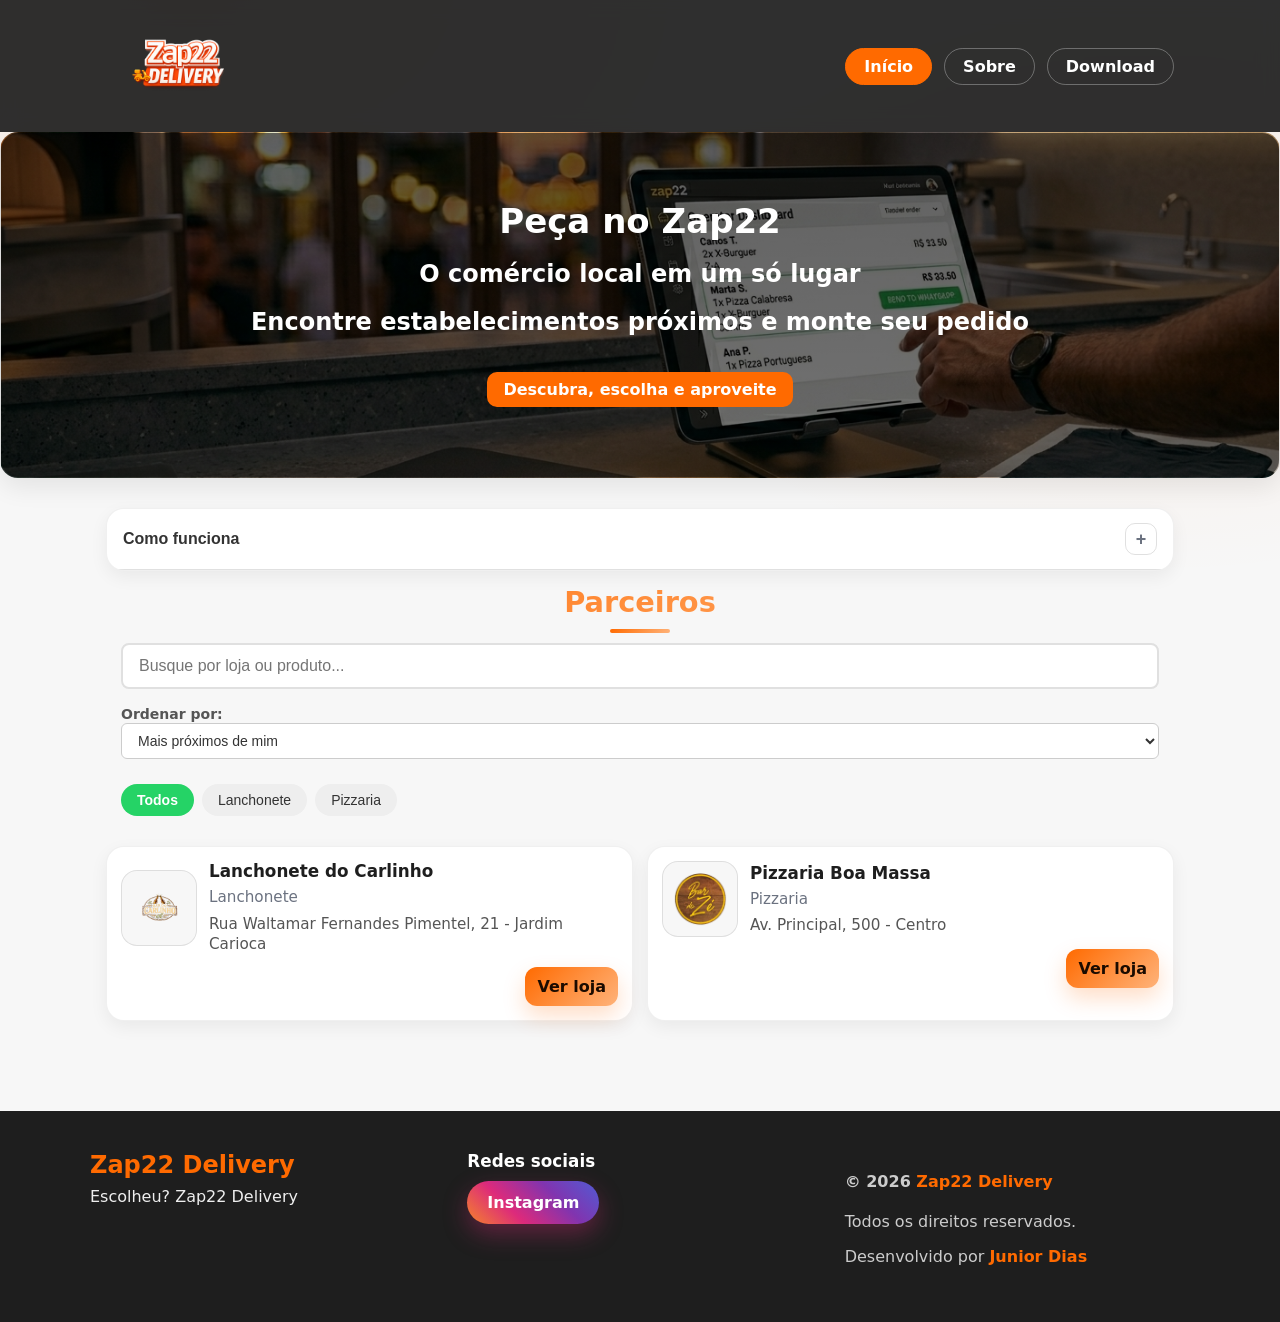
<file: index.html>
<!doctype html>
<html lang="pt-br">
<head>
  <meta charset="utf-8" />
  <meta name="google-site-verification" content="google9053e3eb995e0f43" />
  <meta name="viewport" content="width=device-width,initial-scale=1" />
  <title>Zap22 • Delivery</title>

  <meta name="description" content="Zap22 Delivery - Conexão direta entre clientes e comércios locais em Campos. Faça seu pedido pelo WhatsApp de forma simples, rápida e sem taxas abusivas.">
  <meta name="author" content="Junior Dias">

  <meta property="og:type" content="website">
  <meta property="og:url" content="https://zap22.vercel.app/">
  <meta property="og:title" content="Zap22 Delivery • Escolheu? Pediu!">
  <meta property="og:description" content="O ponto de encontro do comércio local em Campos dos Goytacazes. Peça direto no WhatsApp dos melhores estabelecimentos.">
  <meta property="og:image" content="https://zap22.vercel.app/img/op.png">
  <meta property="og:image:width" content="1024">
  <meta property="og:image:height" content="630">

  <meta property="twitter:card" content="summary_large_image">
  <meta property="twitter:url" content="https://zap22.vercel.app/">
  <meta property="twitter:title" content="Zap22 Delivery • Escolheu? Pediu!">
  <meta property="twitter:image" content="https://zap22.vercel.app/img/op.png">

  <link rel="icon" type="image/png" href="img/logo.png">
  <link rel="stylesheet" href="assets/style.css" />
</head>
<body>
  
  <div class="topbar">
    <div class="container header">
      <a class="brand" href="index.html">
        <img class="brand-logo" src="/img/logo.png" alt="Zap22" />
      </a>
      <nav class="nav">
        <a href="index.html" class="nav-btn active">Início</a>
        <a href="sobre.html" class="nav-btn">Sobre</a>
        <a href="download.html" class="nav-btn">Download</a>
      </nav>
    </div>
  </div>

  <section class="hero hero-bg">
    <div class="hero-overlay"></div>
    <div class="hero-content">
      <h1>Peça no Zap22</h1>
      <h2>O comércio local em um só lugar</h2>
      <h2>Encontre estabelecimentos próximos e monte seu pedido</h2>
      <span>Descubra, escolha e aproveite</span>
    </div>
  </section>

  <div class="spacer"></div>

  <div class="container">
    <section id="como-funciona" class="accordion card">
      <button class="accordion-btn" type="button" aria-expanded="false" aria-controls="como-panel">
        <span class="accordion-title">Como funciona</span>
        <span class="accordion-icon" aria-hidden="true">+</span>
      </button>

      <div id="como-panel" class="accordion-panel" hidden>
        <ul class="accordion-list">
          <li>Abra uma loja parceira no catálogo abaixo.</li>
          <li>Selecione o seu bairro para atualizar a taxa de entrega.</li>
          <li>Adicione os produtos desejados ao seu carrinho de compras.</li>
          <li>Finalize para enviar a mensagem formatada direto ao WhatsApp do parceiro.</li>
          <li>Processo rápido e prático, sem necessidade de cadastro ou login.</li>
        </ul>
      </div>
    </section>

    <div class="spacer"></div>

    <section id="parceiros-section">
      <h2 class="section-title">Parceiros</h2>
      
      <div class="search-container">
        <input type="text" id="searchInput" placeholder="Busque por loja ou produto...">

        <div style="margin-bottom: 15px;">
          <label for="sortOrder" style="font-size: 14px; font-weight: bold; color: #555;">Ordenar por:</label>
          <select id="sortOrder">
            <option value="prox">Mais próximos de mim</option>
            <option value="az">Nome (A-Z)</option>
            <option value="za">Nome (Z-A)</option>
          </select>
        </div>

        <div id="categoryContainer"></div>
      </div>

      <div id="storesGrid" class="grid"></div>
    </section>
  </div>

  <div class="spacer"></div>

  <footer id="footer">
    <div class="footer-container">
      <div class="footer-brand">
        <h3>Zap22 Delivery</h3>
        <span class="footer-slogan">Escolheu? Zap22 Delivery</span>
      </div>

      <div class="footer-links">
        <h4>Redes sociais</h4>
        <a href="https://www.instagram.com/zap22delivery/" target="_blank" rel="noopener noreferrer" aria-label="Instagram Zap22">
          Instagram
        </a>
      </div>

      <div class="footer-copy">
        <h4>
          © <span id="ano-footer"></span> 
          <a href="mailto:zap22delivery@gmail.com">
            Zap22 Delivery
          </a>
        </h4>

        <p>Todos os direitos reservados.</p>

        <p class="footer-dev">
          Desenvolvido por 
          <a href="mailto:jrdias32@gmail.com">Junior Dias</a>
        </p>
      </div>
    </div>
  </footer>

  <script src="assets/app.js"></script>
  <script>
    // Inicializa a renderização e filtros da página inicial
    Zap22.renderHome();
  </script>
</body>
</html>
</file>
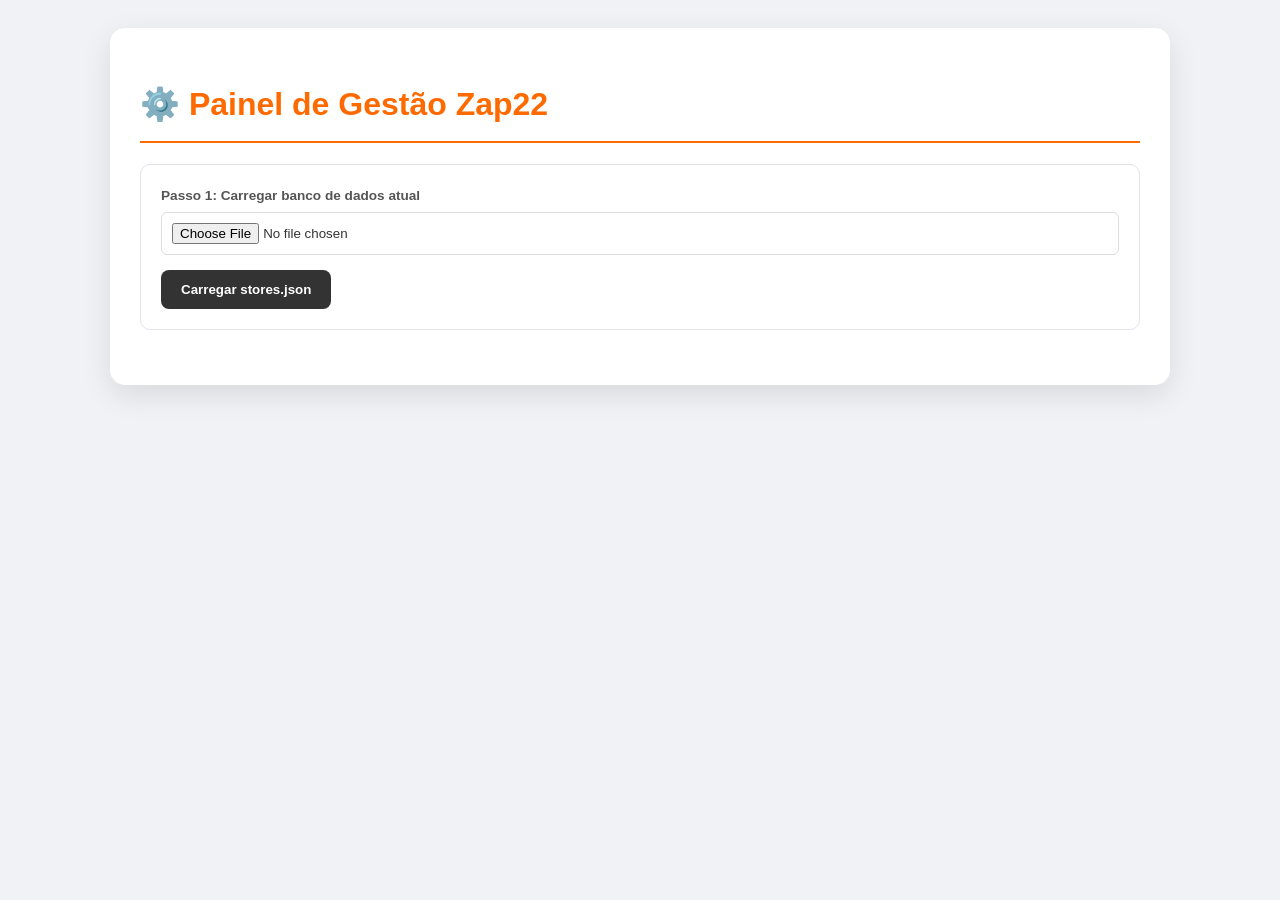
<file: admin.html>
<!DOCTYPE html>
<html lang="pt-br">
<head>
    <meta charset="UTF-8">
    <meta name="viewport" content="width=device-width, initial-scale=1.0">
    <title>Master Admin - Zap22 Delivery</title>
    <style>
        :root { --primary: #FF6A00; --dark: #1E1E1E; --bg: #f0f2f5; }
        body { font-family: 'Segoe UI', Tahoma, Geneva, Verdana, sans-serif; background: var(--bg); color: #333; line-height: 1.6; padding: 20px; }
        .container { max-width: 1000px; margin: auto; background: white; padding: 30px; border-radius: 15px; box-shadow: 0 10px 30px rgba(0,0,0,0.1); }
        
        h1 { color: var(--primary); border-bottom: 2px solid var(--primary); padding-bottom: 10px; }
        .section { background: #fff; border: 1px solid #e1e4e8; padding: 20px; border-radius: 10px; margin-bottom: 25px; }
        
        .store-card { background: #f8f9fa; border: 2px solid #eee; padding: 20px; border-radius: 12px; margin-bottom: 30px; position: relative; }
        .store-card:hover { border-color: var(--primary); }
        
        label { display: block; font-weight: bold; font-size: 0.85rem; margin-bottom: 5px; color: #555; }
        input, select, textarea { width: 100%; padding: 10px; border: 1px solid #ddd; border-radius: 6px; margin-bottom: 15px; box-sizing: border-box; }
        
        .grid-3 { display: grid; grid-template-columns: 1fr 1fr 1fr; gap: 15px; }
        .grid-2 { display: grid; grid-template-columns: 1fr 1fr; gap: 15px; }

        .btn { cursor: pointer; border: none; padding: 12px 20px; border-radius: 8px; font-weight: bold; transition: 0.3s; }
        .btn-add { background: #2ecc71; color: white; margin-bottom: 10px; }
        .btn-del { background: #e74c3c; color: white; padding: 8px 12px; font-size: 0.8rem; }
        .btn-save { background: var(--primary); color: white; width: 100%; font-size: 1.2rem; margin-top: 20px; }
        
        .sub-section { background: #fff; padding: 15px; border-radius: 8px; border: 1px dashed #ccc; margin-top: 15px; }
        .item-row { display: flex; gap: 10px; align-items: flex-end; border-bottom: 1px solid #eee; padding-bottom: 10px; margin-bottom: 10px; }
        .item-row div { flex: 1; }
        
        .badge-id { position: absolute; top: -10px; right: 10px; background: #333; color: white; padding: 2px 10px; border-radius: 10px; font-size: 0.7rem; }
    </style>
</head>
<body>

<div class="container">
    <h1>⚙️ Painel de Gestão Zap22</h1>
    
    <div class="section">
        <label>Passo 1: Carregar banco de dados atual</label>
        <input type="file" id="fileInput" accept=".json">
        <button class="btn" onclick="loadFile()" style="background: #333; color: white;">Carregar stores.json</button>
    </div>

    <div id="editor" style="display:none;">
        <div id="storesList"></div>
        <button class="btn btn-add" onclick="addStore()">+ Adicionar Novo Comércio</button>
        
        <div class="section" style="background: #fffbe6;">
            <p><strong>⚠️ Atenção:</strong> Após baixar o novo arquivo, substitua o `stores.json` antigo na sua pasta do projeto.</p>
            <button class="btn btn-save" onclick="saveJSON()">Baixar stores.json Atualizado</button>
        </div>
    </div>
</div>

<script>
    let db = { stores: [] };

    function loadFile() {
        const file = document.getElementById('fileInput').files[0];
        if (!file) return alert("Selecione o arquivo!");
        const reader = new FileReader();
        reader.onload = (e) => {
            db = JSON.parse(e.target.result);
            render();
            document.getElementById('editor').style.display = 'block';
        };
        reader.readAsText(file);
    }

    function render() {
        const list = document.getElementById('storesList');
        list.innerHTML = '';
        
        db.stores.forEach((store, sIdx) => {
            const div = document.createElement('div');
            div.className = 'store-card';
            div.innerHTML = `
                <span class="badge-id">ID: ${store.id}</span>
                <h3>Comércio: ${store.name || 'Sem nome'}</h3>
                
                <div class="grid-2">
                    <div><label>Nome do Estabelecimento</label><input type="text" value="${store.name}" onchange="update(${sIdx}, 'name', this.value)"></div>
                    <div><label>Slug (URL amigável)</label><input type="text" value="${store.slug}" onchange="update(${sIdx}, 'slug', this.value)"></div>
                </div>

                <div class="grid-3">
                    <div><label>Categoria (Ex: Bar)</label><input type="text" value="${store.category}" onchange="update(${sIdx}, 'category', this.value)"></div>
                    <div><label>WhatsApp (DDI+DDD+Num)</label><input type="text" value="${store.whatsapp}" onchange="update(${sIdx}, 'whatsapp', this.value)"></div>
                    <div><label>Caminho da Logo</label><input type="text" value="${store.logo}" onchange="update(${sIdx}, 'logo', this.value)"></div>
                </div>

                <label>Endereço Completo</label>
                <input type="text" value="${store.address}" onchange="update(${sIdx}, 'address', this.value)">

                <div class="grid-2">
                    <div><label>Latitude</label><input type="number" step="any" value="${store.lat}" onchange="update(${sIdx}, 'lat', parseFloat(this.value))"></div>
                    <div><label>Longitude</label><input type="number" step="any" value="${store.lng}" onchange="update(${sIdx}, 'lng', parseFloat(this.value))"></div>
                </div>

                <div class="sub-section">
                    <h4>📍 Bairros atendidos e Taxas</h4>
                    <div id="neighborhoods-${sIdx}"></div>
                    <button class="btn btn-add" style="font-size: 0.7rem;" onclick="addNeighborhood(${sIdx})">+ Bairro</button>
                </div>

                <div class="sub-section">
                    <h4>📦 Cardápio / Produtos</h4>
                    <div id="products-${sIdx}"></div>
                    <button class="btn btn-add" style="font-size: 0.7rem;" onclick="addProduct(${sIdx})">+ Produto</button>
                </div>

                <div style="text-align: right; margin-top: 20px;">
                    <button class="btn btn-del" onclick="removeStore(${sIdx})">Excluir Comércio Inteiro</button>
                </div>
            `;
            list.appendChild(div);
            renderNeighborhoods(sIdx);
            renderProducts(sIdx);
        });
    }

    // Gerenciamento de Bairros
    function renderNeighborhoods(sIdx) {
        const container = document.getElementById(`neighborhoods-${sIdx}`);
        container.innerHTML = '';
        db.stores[sIdx].deliveryNeighborhoods.forEach((n, nIdx) => {
            const row = document.createElement('div');
            row.className = 'item-row';
            row.innerHTML = `
                <div><label>Bairro</label><input type="text" value="${n.name}" onchange="db.stores[${sIdx}].deliveryNeighborhoods[${nIdx}].name = this.value"></div>
                <div style="max-width: 120px;"><label>Taxa (R$)</label><input type="number" step="0.01" value="${n.fee}" onchange="db.stores[${sIdx}].deliveryNeighborhoods[${nIdx}].fee = parseFloat(this.value)"></div>
                <button class="btn btn-del" onclick="removeNeighborhood(${sIdx}, ${nIdx})">x</button>
            `;
            container.appendChild(row);
        });
    }

    // Gerenciamento de Produtos
    function renderProducts(sIdx) {
        const container = document.getElementById(`products-${sIdx}`);
        container.innerHTML = '';
        db.stores[sIdx].products.forEach((p, pIdx) => {
            const row = document.createElement('div');
            row.className = 'item-row';
            row.innerHTML = `
                <div><label>Produto</label><input type="text" value="${p.name}" onchange="db.stores[${sIdx}].products[${pIdx}].name = this.value"></div>
                <div style="max-width: 100px;"><label>Preço</label><input type="number" step="0.01" value="${p.price}" onchange="db.stores[${sIdx}].products[${pIdx}].price = parseFloat(this.value)"></div>
                <div><label>Categoria</label><input type="text" value="${p.category}" onchange="db.stores[${sIdx}].products[${pIdx}].category = this.value"></div>
                <div><label>Caminho Imagem</label><input type="text" value="${p.image}" onchange="db.stores[${sIdx}].products[${pIdx}].image = this.value"></div>
                <button class="btn btn-del" onclick="removeProduct(${sIdx}, ${pIdx})">x</button>
            `;
            container.appendChild(row);
        });
    }

    // Funções de Ação
    function update(idx, field, val) { db.stores[idx][field] = val; }
    
    function addStore() {
        db.stores.push({ id: "st"+Date.now(), slug: "novo", name: "Nova Loja", category: "Bar", logo: "img/logo.png", whatsapp: "", address: "", lat: 0, lng: 0, deliveryNeighborhoods: [], products: [] });
        render();
    }
    
    function removeStore(idx) { if(confirm("Apagar comércio permanentemente?")) { db.stores.splice(idx, 1); render(); } }

    function addNeighborhood(sIdx) { db.stores[sIdx].deliveryNeighborhoods.push({ name: "Novo Bairro", fee: 0 }); renderNeighborhoods(sIdx); }
    function removeNeighborhood(sIdx, nIdx) { db.stores[sIdx].deliveryNeighborhoods.splice(nIdx, 1); renderNeighborhoods(sIdx); }

    function addProduct(sIdx) { db.stores[sIdx].products.push({ id: "p"+Date.now(), name: "Novo Produto", desc: "", price: 0, category: "Bebidas", image: "img/placeholder.jpg" }); renderProducts(sIdx); }
    function removeProduct(sIdx, pIdx) { db.stores[sIdx].products.splice(pIdx, 1); renderProducts(sIdx); }

    function saveJSON() {
        const dataStr = "data:text/json;charset=utf-8," + encodeURIComponent(JSON.stringify(db, null, 2));
        const downloadLink = document.createElement('a');
        downloadLink.setAttribute("href", dataStr);
        downloadLink.setAttribute("download", "stores.json");
        downloadLink.click();
    }
</script>
</body>
</html>
</file>
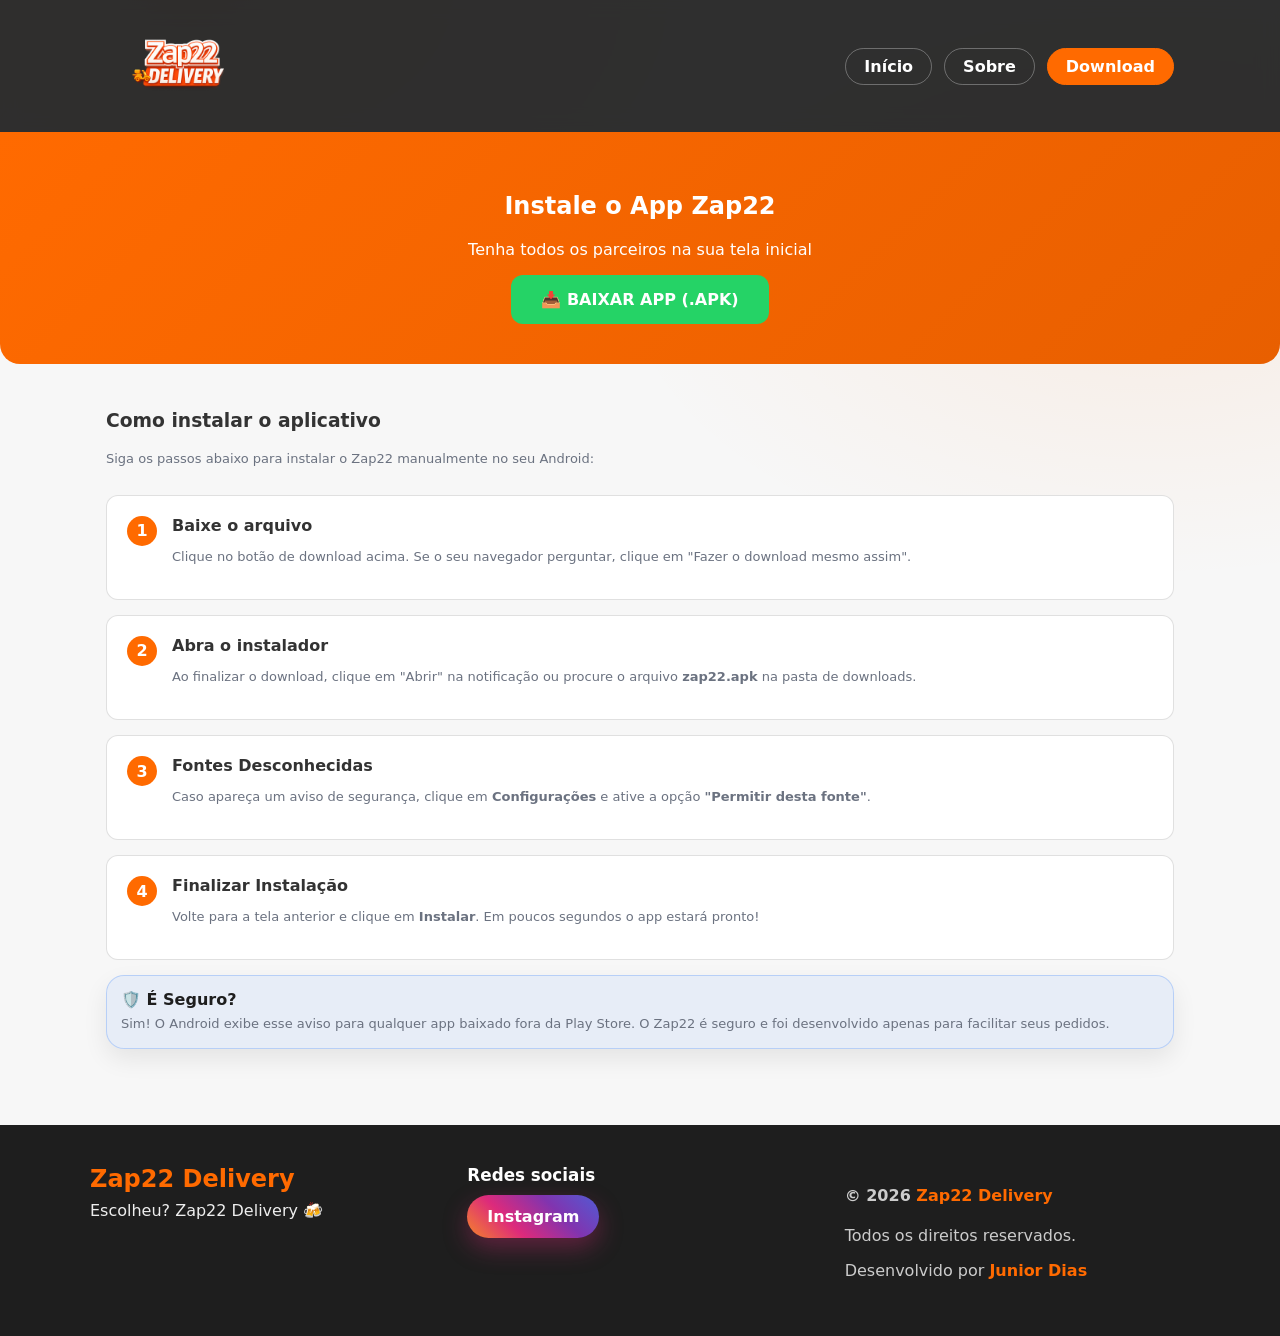
<file: download.html>
<!doctype html>
<html lang="pt-br">
<head>
  <meta charset="utf-8" />
  <meta name="google-site-verification" content="google9053e3eb995e0f43" />
  <meta name="viewport" content="width=device-width,initial-scale=1" />
  <title>Zap22 • Download</title>

  <meta name="description" content="Zap22 Delivery - Conexão direta entre clientes e comércios locais em Campos. Peça suas bebidas pelo WhatsApp sem taxas abusivas.">
  <meta name="author" content="Junior Dias">

  <meta property="og:type" content="website">
  <meta property="og:url" content="https://zap22.vercel.app/download.html">
  <meta property="og:title" content="Zap22 Delivery • Escolheu? Pediu! 🍻">
  <meta property="og:description" content="O ponto de encontro das bebidas em Campos dos Goytacazes. Peça direto no WhatsApp dos melhores comércios locais.">
  <meta property="og:image" content="https://zap22.vercel.app/img/op.png">
  <meta property="og:image:width" content="1024">
  <meta property="og:image:height" content="630">

  <meta property="twitter:card" content="summary_large_image">
  <meta property="twitter:url" content="https://zap22.vercel.app/download.html">
  <meta property="twitter:title" content="Zap22 Delivery • Escolheu? Pediu! 🍻">
  <meta property="twitter:image" content="https://zap22.vercel.app/img/op.png">

  <link rel="icon" type="image/png" href="img/logo.png">
  <link rel="stylesheet" href="assets/style.css" />
   <link rel="stylesheet" href="assets/download.css" />
</head>
<body>
  <div class="topbar">
    <div class="container header">
      <a class="brand" href="index.html">
        <img class="brand-logo" src="/img/logo.png" alt="Zap22" />
      </a>
        <nav class="nav">
  <a href="index.html" class="nav-btn">Início</a>
  <a href="sobre.html" class="nav-btn">Sobre</a>
  <a href="download.html" class="nav-btn active">Download</a>
</nav>
    </div>
  </div>

  <section class="download-hero">
  <h1>Instale o App Zap22</h1>
  <p>Tenha todos os parceiros na sua tela inicial</p>

  <a 
    href="https://drive.google.com/uc?export=download&id=1uKfgf1ZnSmCKRMtxpZr-ol7mqtO5bJ7Z" 
    class="btn-apk"
  >
    📥 BAIXAR APP (.APK)
  </a>
</section>

  <main class="container">
    <section class="passo-a-passo">
      <h3>Como instalar o aplicativo</h3>
      <p class="small">Siga os passos abaixo para instalar o Zap22 manualmente no seu Android:</p>

      <div class="spacer"></div>

      <div class="passo-card">
        <div class="passo-numero">1</div>
        <div>
          <strong>Baixe o arquivo</strong>
          <p class="small">Clique no botão de download acima. Se o seu navegador perguntar, clique em "Fazer o download mesmo assim".</p>
        </div>
      </div>

      <div class="passo-card">
        <div class="passo-numero">2</div>
        <div>
          <strong>Abra o instalador</strong>
          <p class="small">Ao finalizar o download, clique em "Abrir" na notificação ou procure o arquivo <b>zap22.apk</b> na pasta de downloads.</p>
        </div>
      </div>

      <div class="passo-card">
        <div class="passo-numero">3</div>
        <div>
          <strong>Fontes Desconhecidas</strong>
          <p class="small">Caso apareça um aviso de segurança, clique em <b>Configurações</b> e ative a opção <b>"Permitir desta fonte"</b>.</p>
        </div>
      </div>

      <div class="passo-card">
        <div class="passo-numero">4</div>
        <div>
          <strong>Finalizar Instalação</strong>
          <p class="small">Volte para a tela anterior e clique em <b>Instalar</b>. Em poucos segundos o app estará pronto!</p>
        </div>
      </div>

      <div class="callout info">
        <div class="title">🛡️ É Seguro?</div>
        <div class="small">
          Sim! O Android exibe esse aviso para qualquer app baixado fora da Play Store. O Zap22 é seguro e foi desenvolvido apenas para facilitar seus pedidos.
        </div>
      </div>
    </section>
  </main>

  <footer id="footer">
    <div class="footer-container">
      <div class="footer-brand">
        <h3>Zap22 Delivery</h3>
        <span class="footer-slogan">Escolheu? Zap22 Delivery 🍻</span>
      </div>

      <div class="footer-links">
        <h4>Redes sociais</h4>
        <a href="https://www.instagram.com/zap22delivery/" target="_blank" rel="noopener noreferrer">Instagram</a>
      </div>

      <div class="footer-copy">
        <h4>© <span id="ano-footer"></span> <a href="mailto:zap22delivery@gmail.com">Zap22 Delivery</a></h4>
        <p>Todos os direitos reservados.</p>
        <p class="footer-dev">Desenvolvido por <a href="mailto:jrdias32@gmail.com">Junior Dias</a></p>
      </div>
    </div>
  </footer>

  <script src="assets/app.js"></script>
</body>
</html>
</file>
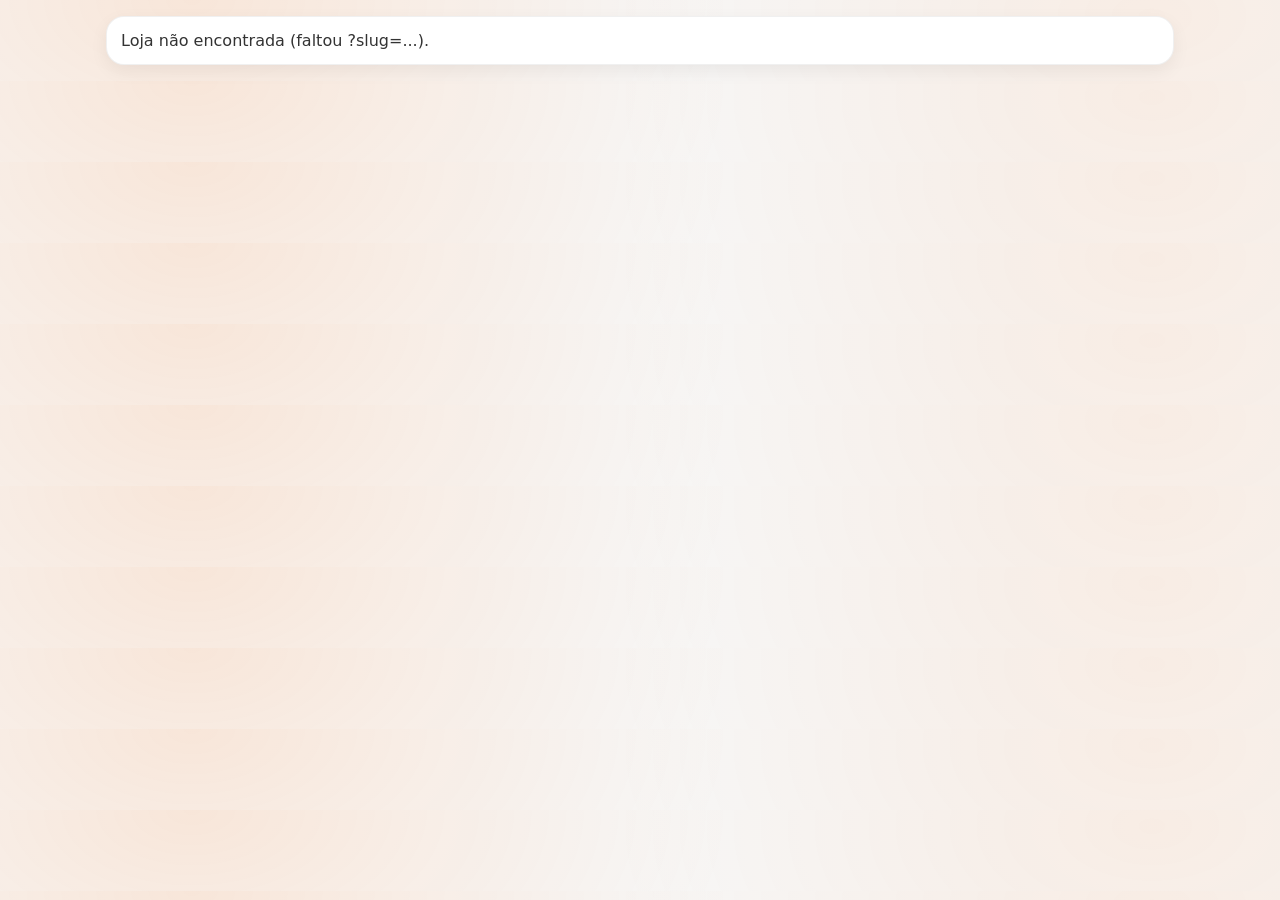
<file: loja.html>
<!doctype html>
<html lang="pt-br">
<head>
  <meta charset="utf-8" />
  <meta name="google-site-verification" content="google9053e3eb995e0f43" />
  <meta name="viewport" content="width=device-width,initial-scale=1" />
  <title>Zap22 • loja</title>

  <meta name="description" content="Zap22 Delivery - Conexão direta entre clientes e comércios locais em Campos. Peça suas bebidas pelo WhatsApp sem taxas abusivas.">
  <meta name="author" content="Junior Dias">

  <meta property="og:type" content="website">
  <meta property="og:url" content="https://zap22.vercel.app/loja.html">
  <meta property="og:title" content="Zap22 Delivery • Escolheu? Pediu! 🍻">
  <meta property="og:description" content="O ponto de encontro das bebidas em Campos dos Goytacazes. Peça direto no WhatsApp dos melhores comércios locais.">
  <meta property="og:image" content="https://zap22.vercel.app/img/op.png">
  <meta property="og:image:width" content="1024">
  <meta property="og:image:height" content="630">

  <meta property="twitter:card" content="summary_large_image">
  <meta property="twitter:url" content="https://zap22.vercel.app/loja.html">
  <meta property="twitter:title" content="Zap22 Delivery • Escolheu? Pediu! 🍻">
  <meta property="twitter:image" content="https://zap22.vercel.app/img/op.png">

  <link rel="icon" type="image/png" href="img/logo.png">
  <link rel="stylesheet" href="assets/style.css" />
</head>
<body>
    <div class="topbar">
    <div class="container header">
      <a class="brand" href="index.html">
  <img class="brand-logo" src="/img/logo.png" alt="Zap22" />
</a>
<button id="shareBtn" class="btn-share strong share-fixed">
  📲 Compartilhar
</button>
       <nav class="nav">
  <a href="index.html" class="nav-btn">Início</a>
  <a href="sobre.html" class="nav-btn">Sobre</a>
  <a href="download.html" class="nav-btn">Download</a>
</nav>
    </div>
  </div>
  <!-- =========================
         CARRINHO FIXO (TOPO) + GAVETA
    ========================== -->
    <div class="cartbar" id="cartbar">
      <button class="cartbar-toggle" id="cartToggle" type="button" aria-expanded="false" aria-controls="cartDrawer">
        <span class="cartbar-left">
          <span class="cartbar-title">🛒 Carrinho</span>
          <span class="cartbar-meta">
            <b id="cartbarCount">0</b> itens • <b id="cartbarTotal">R$ 0,00</b>
          </span>
        </span>
        <span class="cartbar-cta">
          <span class="cartbar-pill">ver</span>
        </span>
      </button>
    </div>

    <div class="cartdrawer" id="cartDrawer" hidden>
      <div class="cartdrawer-inner">
        <div class="cartdrawer-head">
          <div>
            <div class="cartdrawer-title">Seu carrinho</div>
            <div class="small" id="cartStoreHint"></div>
          </div>
          <button class="btn secondary" id="cartClose" type="button">Fechar</button>
        </div>

        <div class="cart-items" id="cartItems"></div>

        <div class="totals" id="cartTotals"></div>

        <div class="spacer"></div>

        <div class="row" style="justify-content:space-between; align-items:center">
          <button id="clearBtn" class="btn danger" type="button">Limpar</button>
          <button id="toCheckoutBtn" class="btn primary glow" type="button" disabled>Enviar pedido</button>
        </div>

        <div class="spacer"></div>

        <div class="notice" id="neighborhoodNotice" style="display:none">
          <b>Atenção:</b> selecione o bairro para calcular a taxa e liberar a finalização.
        </div>

        <div class="small" id="neighborhoodInfo"></div>
        <div class="small" id="checkoutHint"></div>
      </div>
    </div>

  <main class="container">
    <section class="card" id="storeHeader">
      <div class="row" style="align-items:flex-start; justify-content:space-between">
        <div>
          <h2 id="storeName" style="margin:0 0 6px 0">Carregando...</h2>
          <div class="small" id="storeMeta"></div>

          <div class="spacer"></div>

          <!-- Troquei o antigo notice por um callout -->
          <div class="callout warn" id="neighborhoodNotice">
            <div class="title">📍 Selecione seu bairro</div>
            <div class="small">A escolha do bairro calcula a taxa e libera a finalização.</div>
          </div>
        </div>

        <div style="min-width: 260px; width: 320px; max-width:100%">
          <label class="small">Bairro para entrega</label>
          <select id="neighborhoodSelect">
            <option value="">Selecione...</option>
          </select>
          <div class="small" id="neighborhoodInfo" style="margin-top:8px"></div>
        </div>
      </div>
    </section>

     <div class="spacer"></div>

    <div class="split">
      <section>
        <div class="card">
          <h3 style="margin-top:0">Localização</h3>
          <div class="small" id="storeAddress"></div>
          <div class="spacer"></div>
          <div class="map">
            <iframe id="mapFrame" width="100%" height="100%" style="border:0" loading="lazy" referrerpolicy="no-referrer-when-downgrade"></iframe>
          </div>
    
        </div>

        <div class="spacer"></div>

        <section id="produtos" class="card">
          <div class="row" style="align-items:center; justify-content:space-between">
            <h3 style="margin:0">Produtos</h3>
            <span class="badge" id="productsBadge">...</span>
          </div>
          <div class="spacer"></div>

          <!-- Mini destaque -->
          <div class="callout info" style="margin-bottom:14px;">
            <div class="title">💬 Finalização via WhatsApp</div>
            <div class="small">Ao finalizar, abrimos o WhatsApp da loja com o pedido pronto.</div>
          </div>

          <div id="productsGrid" class="grid"></div>
        </section>

        <div class="spacer"></div>

        <section id="checkout" class="card">
          <h3 style="margin-top:0">Entrega</h3>

<div class="form-group-row">
  <div class="form-field flex-2">
    <label for="cName" class="small">* Nome</label>
    <input id="cName" class="input" placeholder="Seu nome completo" required />
  </div>
  <div class="form-field flex-1">
    <label for="cPhone" class="small">Telefone (opcional)</label>
    <input id="cPhone" class="input" placeholder="(22) 99999-0000" />
  </div>
</div>

<div class="form-group-row">
  <div class="form-field flex-3">
    <label for="cStreet" class="small">* Rua</label>
    <input id="cStreet" class="input" placeholder="Nome da rua" required />
  </div>
  <div class="form-field flex-1">
    <label for="cNumber" class="small">* Número</label>
    <input id="cNumber" class="input" placeholder="Ex: 123" required />
  </div>
</div>

<div class="form-group-row">
  <div class="form-field flex-1">
    <label for="cComp" class="small">Complemento</label>
    <input id="cComp" class="input" placeholder="Apt, bloco, fundos..." />
  </div>
  <div class="form-field flex-1">
    <label for="cRef" class="small">Referência</label>
    <input id="cRef" class="input" placeholder="Ex: Próximo ao mercado" />
  </div>
</div>

<div class="form-field">
  <label for="cPayment" class="small">* Forma de pagamento</label>
  <select id="cPayment" class="input" required>
    <option value="">Selecione...</option>
    <option value="Dinheiro">Dinheiro</option>
    <option value="Pix">Pix</option>
    <option value="Cartão">Cartão</option>
  </select>
</div>

<div class="form-field">
  <label for="cObs" class="small">Observações do Pedido</label>
  <textarea id="cObs" class="input" rows="3" placeholder="Ex: Tirar cebola, troco para R$ 50..."></textarea>
</div>

<div class="checkout-actions">
  <button id="finishBtn" class="btn primary glow block" disabled>
    Finalizar no WhatsApp
  </button>
  <div id="checkoutHint" class="small text-center"></div>
</div>
</div>
</main>


 <footer id="footer">
  <div class="footer-container">
    <div class="footer-brand">
      <h3>Zap22 Delivery</h3>
      <span class="footer-slogan">Escolheu? Zap22 Delivery 🍻</span>
    </div>

    <div class="footer-links">
      <h4>Redes sociais</h4>
      <a
        href="https://www.instagram.com/zap22delivery/"
        target="_blank"
        rel="noopener noreferrer"
        aria-label="Instagram Zap22"
      >
        Instagram
      </a>
    </div>

    <div class="footer-copy">
  <h4>
    © <span id="ano-footer"></span> 
    <a href="mailto:zap22delivery@gmail.com">
      Zap22 Delivery
    </a>
  </h4>

  <p>Todos os direitos reservados.</p>

  <p class="footer-dev">
    Desenvolvido por 
    <a href="mailto:jrdias32@gmail.com">Junior Dias</a>
  </p>
</div>
  </div>
</footer>

  <script src="assets/app.js"></script>
  <script>
    Zap22.renderStore();
  </script>
</body>
</html>
</file>
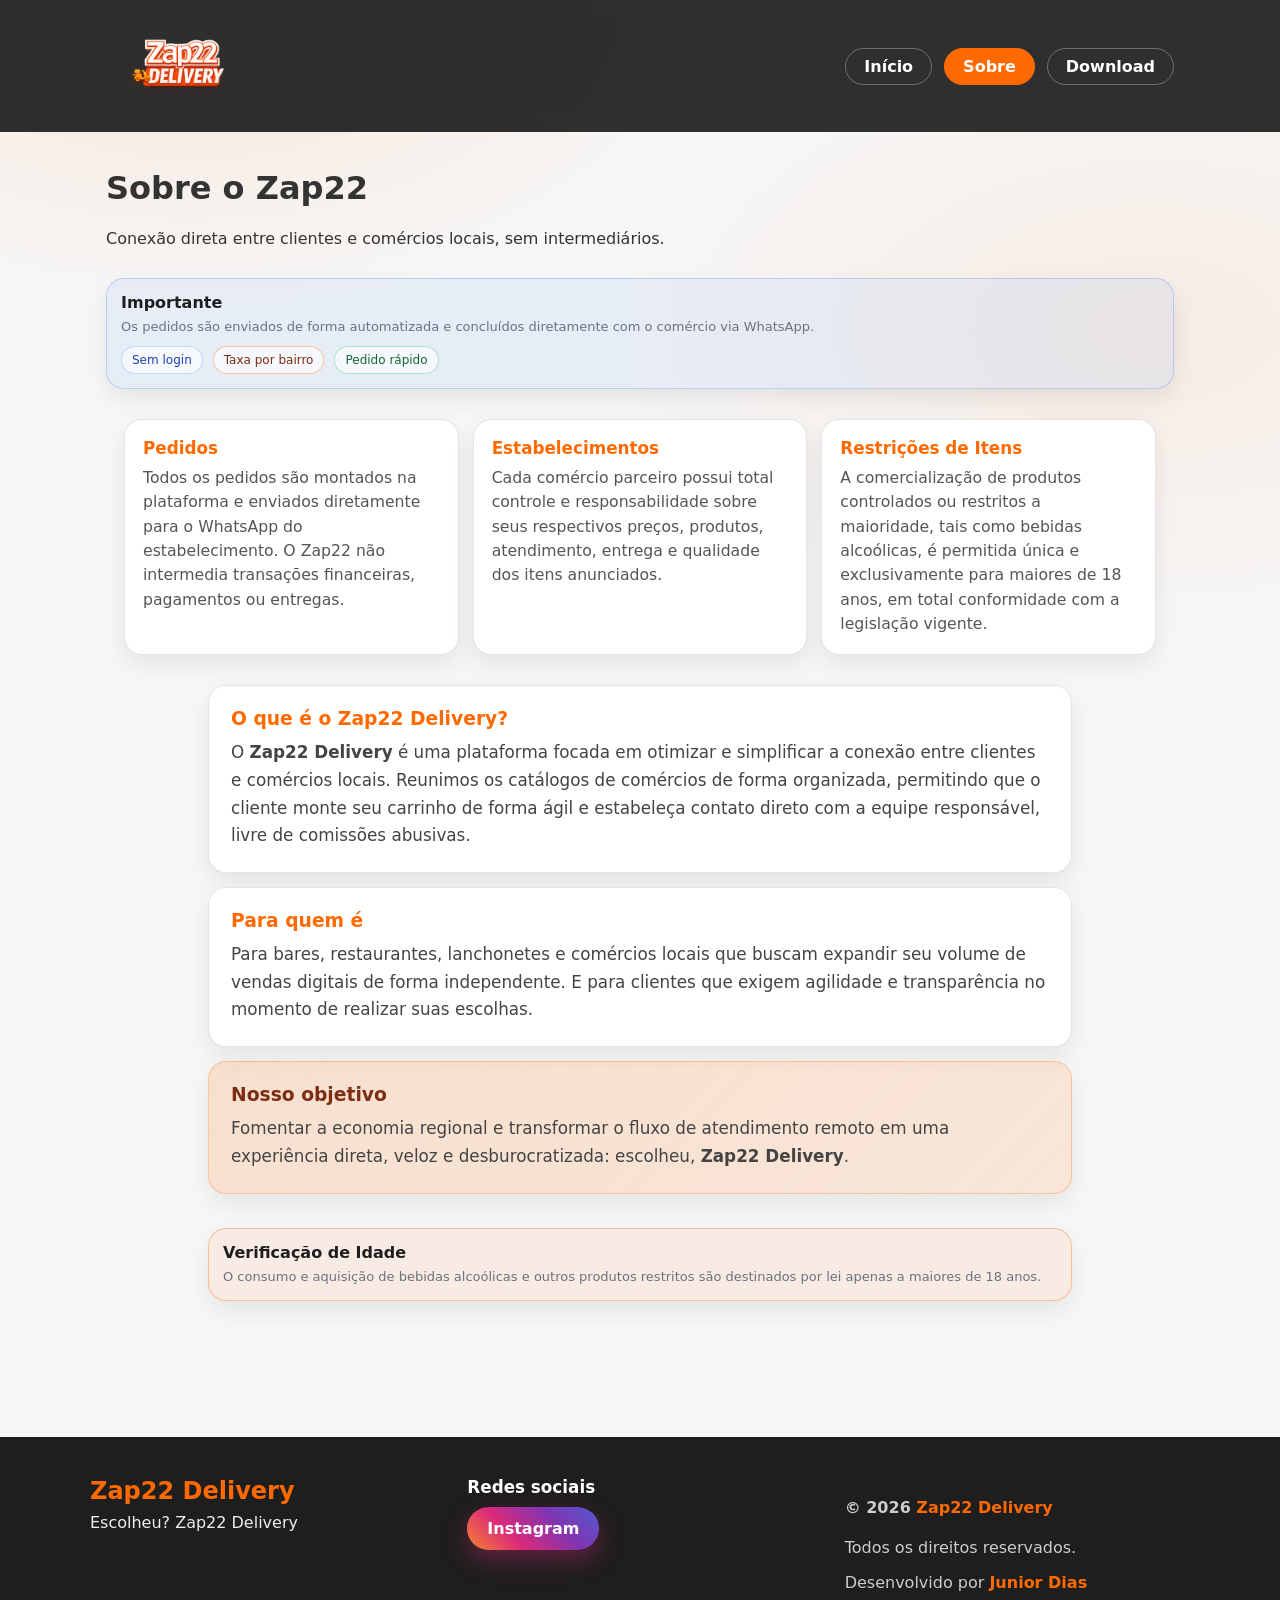
<file: sobre.html>
<!doctype html>
<html lang="pt-br">
<head>
  <meta charset="utf-8" />
  <meta name="google-site-verification" content="google9053e3eb995e0f43" />
  <meta name="viewport" content="width=device-width,initial-scale=1" />
  <title>Zap22 • Sobre</title>

  <meta name="description" content="Zap22 Delivery - Conexão direta entre clientes e comércios locais em Campos. Faça seu pedido pelo WhatsApp de forma simples, rápida e sem taxas abusivas.">
  <meta name="author" content="Junior Dias">

  <meta property="og:type" content="website">
  <meta property="og:url" content="https://zap22.vercel.app/sobre.html">
  <meta property="og:title" content="Zap22 Delivery • Escolheu? Pediu!">
  <meta property="og:description" content="O ponto de encontro do comércio local em Campos dos Goytacazes. Peça direto no WhatsApp dos melhores estabelecimentos.">
  <meta property="og:image" content="https://zap22.vercel.app/img/op.png">
  <meta property="og:image:width" content="1024">
  <meta property="og:image:height" content="630">

  <meta property="twitter:card" content="summary_large_image">
  <meta property="twitter:url" content="https://zap22.vercel.app/sobre.html">
  <meta property="twitter:title" content="Zap22 Delivery • Escolheu? Pediu!">
  <meta property="twitter:image" content="https://zap22.vercel.app/img/op.png">

  <link rel="icon" type="image/png" href="img/logo.png">
  <link rel="stylesheet" href="assets/style.css" />
</head>
<body>
  <div class="topbar">
    <div class="container header">
      <a class="brand" href="index.html">
        <img class="brand-logo" src="/img/logo.png" alt="Zap22" />
      </a>
      <nav class="nav">
        <a href="index.html" class="nav-btn">Início</a>
        <a href="sobre.html" class="nav-btn active">Sobre</a>
        <a href="download.html" class="nav-btn">Download</a>
      </nav>
    </div>
  </div>

  <main class="container">
    <h1>Sobre o Zap22</h1>
    <p>Conexão direta entre clientes e comércios locais, sem intermediários.</p>

    <div class="spacer"></div>

    <div class="callout info">
      <div class="title">Importante</div>
      <div class="small">
        Os pedidos são enviados de forma automatizada e concluídos diretamente com o comércio via WhatsApp.
      </div>
      <div style="margin-top:10px; display:flex; gap:10px; flex-wrap:wrap;">
        <span class="pill info">Sem login</span>
        <span class="pill warn">Taxa por bairro</span>
        <span class="pill success">Pedido rápido</span>
      </div>
    </div>

    <section class="avisos-container" style="margin-top: 30px;">
      <div class="aviso-card">
        <h4>Pedidos</h4>
        <p>
          Todos os pedidos são montados na plataforma e enviados diretamente para o WhatsApp do estabelecimento.
          O Zap22 não intermedia transações financeiras, pagamentos ou entregas.
        </p>
      </div>

      <div class="aviso-card">
        <h4>Estabelecimentos</h4>
        <p>
          Cada comércio parceiro possui total controle e responsabilidade sobre seus respectivos preços, produtos, 
          atendimento, entrega e qualidade dos itens anunciados.
        </p>
      </div>

      <div class="aviso-card">
        <h4>Restrições de Itens</h4>
        <p>
          A comercialização de produtos controlados ou restritos a maioridade, tais como bebidas alcoólicas, 
          é permitida única e exclusivamente para maiores de 18 anos, em total conformidade com a legislação vigente.
        </p>
      </div>
    </section>

    <section class="sobre-container" style="margin-top: 30px;">
      <div class="sobre-bloco">
        <h3>O que é o Zap22 Delivery?</h3>
        <p>
          O <strong>Zap22 Delivery</strong> é uma plataforma focada em otimizar e simplificar a conexão entre clientes 
          e comércios locais. Reunimos os catálogos de comércios de forma organizada, permitindo que o cliente monte seu 
          carrinho de forma ágil e estabeleça contato direto com a equipe responsável, livre de comissões abusivas.
        </p>
      </div>

      <div class="sobre-bloco">
        <h3>Para quem é</h3>
        <p>
          Para bares, restaurantes, lanchonetes e comércios locais que buscam expandir seu volume de vendas digitais de 
          forma independente. E para clientes que exigem agilidade e transparência no momento de realizar suas escolhas.
        </p>
      </div>

      <div class="sobre-bloco destaque">
        <h3>Nosso objetivo</h3>
        <p>
          Fomentar a economia regional e transformar o fluxo de atendimento remoto em uma experiência direta, veloz 
          e desburocratizada: escolheu, <strong>Zap22 Delivery</strong>.
        </p>
      </div>

      <div class="callout warn" style="margin-top: 20px;">
        <div class="title">Verificação de Idade</div>
        <div class="small">
          O consumo e aquisição de bebidas alcoólicas e outros produtos restritos são destinados por lei apenas a maiores de 18 anos.
        </div>
      </div>
    </section>
  </main>

  <footer id="footer">
    <div class="footer-container">
      <div class="footer-brand">
        <h3>Zap22 Delivery</h3>
        <span class="footer-slogan">Escolheu? Zap22 Delivery</span>
      </div>

      <div class="footer-links">
        <h4>Redes sociais</h4>
        <a href="https://www.instagram.com/zap22delivery/" target="_blank" rel="noopener noreferrer" aria-label="Instagram Zap22">
          Instagram
        </a>
      </div>

      <div class="footer-copy">
        <h4>
          © <span id="ano-footer"></span> 
          <a href="mailto:zap22delivery@gmail.com">
            Zap22 Delivery
          </a>
        </h4>

        <p>Todos os direitos reservados.</p>

        <p class="footer-dev">
          Desenvolvido por 
          <a href="mailto:jrdias32@gmail.com">Junior Dias</a>
        </p>
      </div>
    </div>
  </footer>

  <script src="assets/app.js"></script>
</body>
</html>
</file>
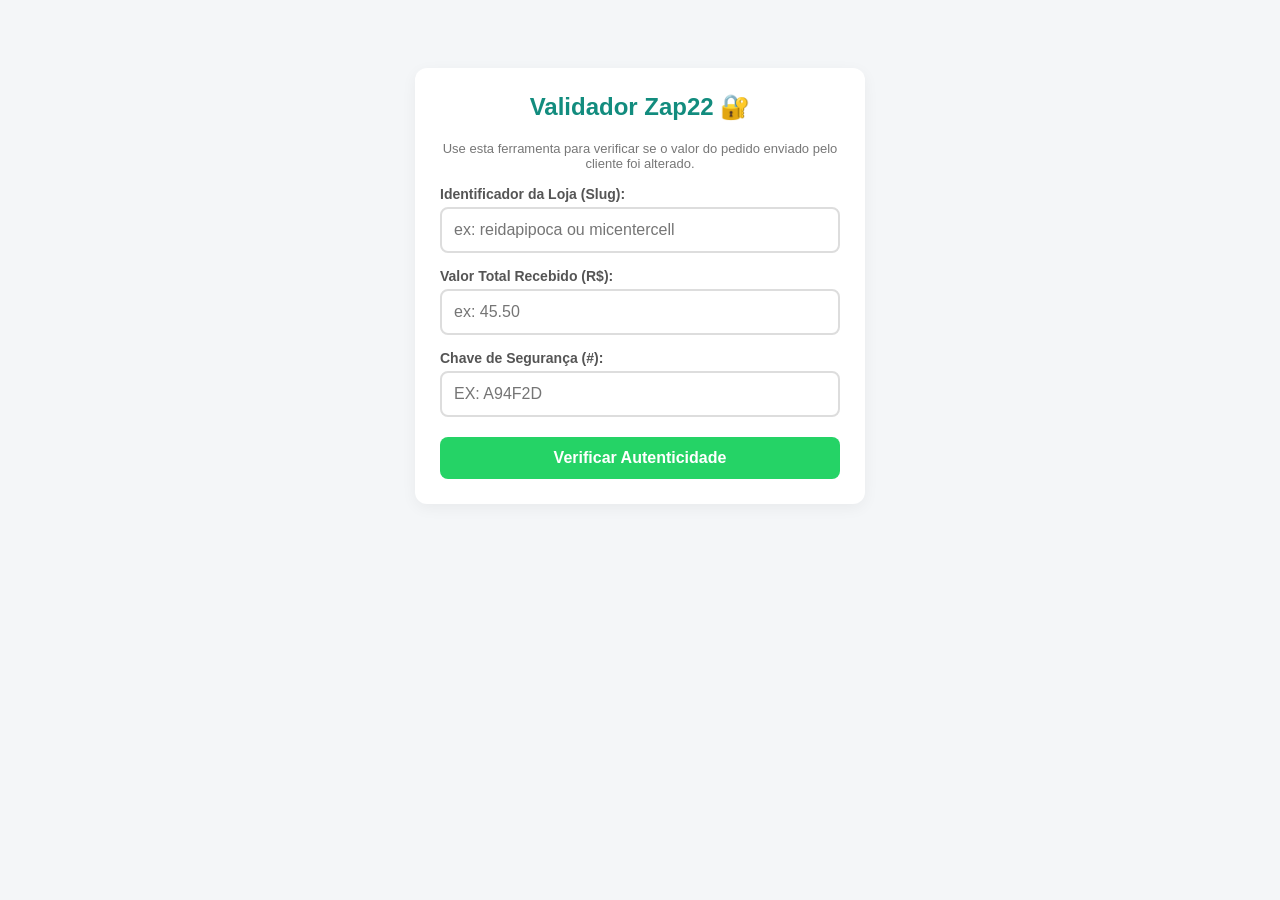
<file: validar.html>
<!DOCTYPE html>
<html lang="pt-br">
<head>
  <meta charset="utf-8" />
  <meta name="viewport" content="width=device-width, initial-scale=1" />
  <title>Zap22 • Validador de Pedidos</title>
  <style>
    body { font-family: -apple-system, BlinkMacSystemFont, "Segoe UI", Roboto, sans-serif; background: #f4f6f8; padding: 20px; color: #333; }
    .box { max-width: 400px; margin: 40px auto; background: #fff; padding: 25px; border-radius: 12px; box-shadow: 0 4px 15px rgba(0,0,0,0.05); }
    h2 { margin-top: 0; color: #128c7e; text-align: center; }
    label { display: block; margin-top: 15px; font-weight: bold; font-size: 14px; color: #555; }
    input, select, button { width: 100%; padding: 12px; margin-top: 5px; border: 2px solid #ddd; border-radius: 8px; font-size: 16px; box-sizing: border-box; outline: none; }
    input:focus, select:focus { border-color: #25d366; }
    button { background: #25d366; color: #fff; font-weight: bold; border: none; margin-top: 20px; cursor: pointer; transition: 0.2s; }
    button:hover { background: #128c7e; }
    #resultado { margin-top: 20px; padding: 15px; border-radius: 8px; text-align: center; font-weight: bold; display: none; }
    .sucesso { background: #e8f5e9; color: #2e7d32; border: 1px solid #a5d6a7; }
    .erro { background: #ffebee; color: #c62828; border: 1px solid #ffcdd2; }
  </style>
</head>
<body>

  <div class="box">
    <h2>Validador Zap22 🔐</h2>
    <p style="font-size: 13px; color: #777; text-align: center;">Use esta ferramenta para verificar se o valor do pedido enviado pelo cliente foi alterado.</p>
    
    <form id="formValidador">
      <label for="lojaSlug">Identificador da Loja (Slug):</label>
      <input type="text" id="lojaSlug" placeholder="ex: reidapipoca ou micentercell" required />

      <label for="valorPedido">Valor Total Recebido (R$):</label>
      <input type="number" id="valorPedido" step="0.01" placeholder="ex: 45.50" required />

      <label for="tokenCliente">Chave de Segurança (#):</label>
      <input type="text" id="tokenCliente" placeholder="ex: A94F2D" maxlength="6" style="text-transform: uppercase;" required />

      <button type="submit">Verificar Autenticidade</button>
    </form>

    <div id="resultado"></div>
  </div>

  <script>
    const gerarTokenSeguranca = (valorTotal, lojaSlug) => {
      const slugLimpo = String(lojaSlug).trim().toLowerCase();
      const valorTexto = valorTotal.toFixed(2);
      
      const stringBase = `${valorTexto}-${slugLimpo}-zap22@seguro`;
      
      let hash = 0;
      for (let i = 0; i < stringBase.length; i++) {
        hash = (hash << 5) - hash + stringBase.charCodeAt(i);
        hash |= 0;
      }
      return Math.abs(hash).toString(16).substring(0, 6).toUpperCase();
    };

    document.getElementById("formValidador").addEventListener("submit", (e) => {
      e.preventDefault();
      
      const slugDigitado = document.getElementById("lojaSlug").value;
      const valor = parseFloat(document.getElementById("valorPedido").value);
      const tokenDigitado = document.getElementById("tokenCliente").value;
      const divResultado = document.getElementById("resultado");

      // Gera o token esperado
      const tokenCalculado = gerarTokenSeguranca(valor, slugDigitado);

      // Log de depuração para conferência no console (F12)
      console.log("String Base Gerada no Validador:", `${valor.toFixed(2)}-${slugDigitado.trim().toLowerCase()}-zap22@seguro`);
      console.log("Token Calculated:", tokenCalculado, " | Token Typed:", tokenDigitado.trim().toUpperCase());

      divResultado.style.display = "block";

      if (tokenDigitado.trim().toUpperCase() === tokenCalculado) {
        divResultado.className = "sucesso";
        divResultado.innerHTML = "✅ PEDIDO AUTÊNTICO!<br><span style='font-size:12px; font-weight:normal;'>O valor bate com o sistema do Zap22.</span>";
      } else {
        divResultado.className = "erro";
        divResultado.innerHTML = "❌ ALERTA: DADOS INCORRETOS OU FRAUDE!<br><span style='font-size:12px; font-weight:normal;'>A chave não bate com o valor e slug fornecidos. Verifique se o slug está correto.</span>";
      }
    });
  </script>
</body>
</html>
</file>
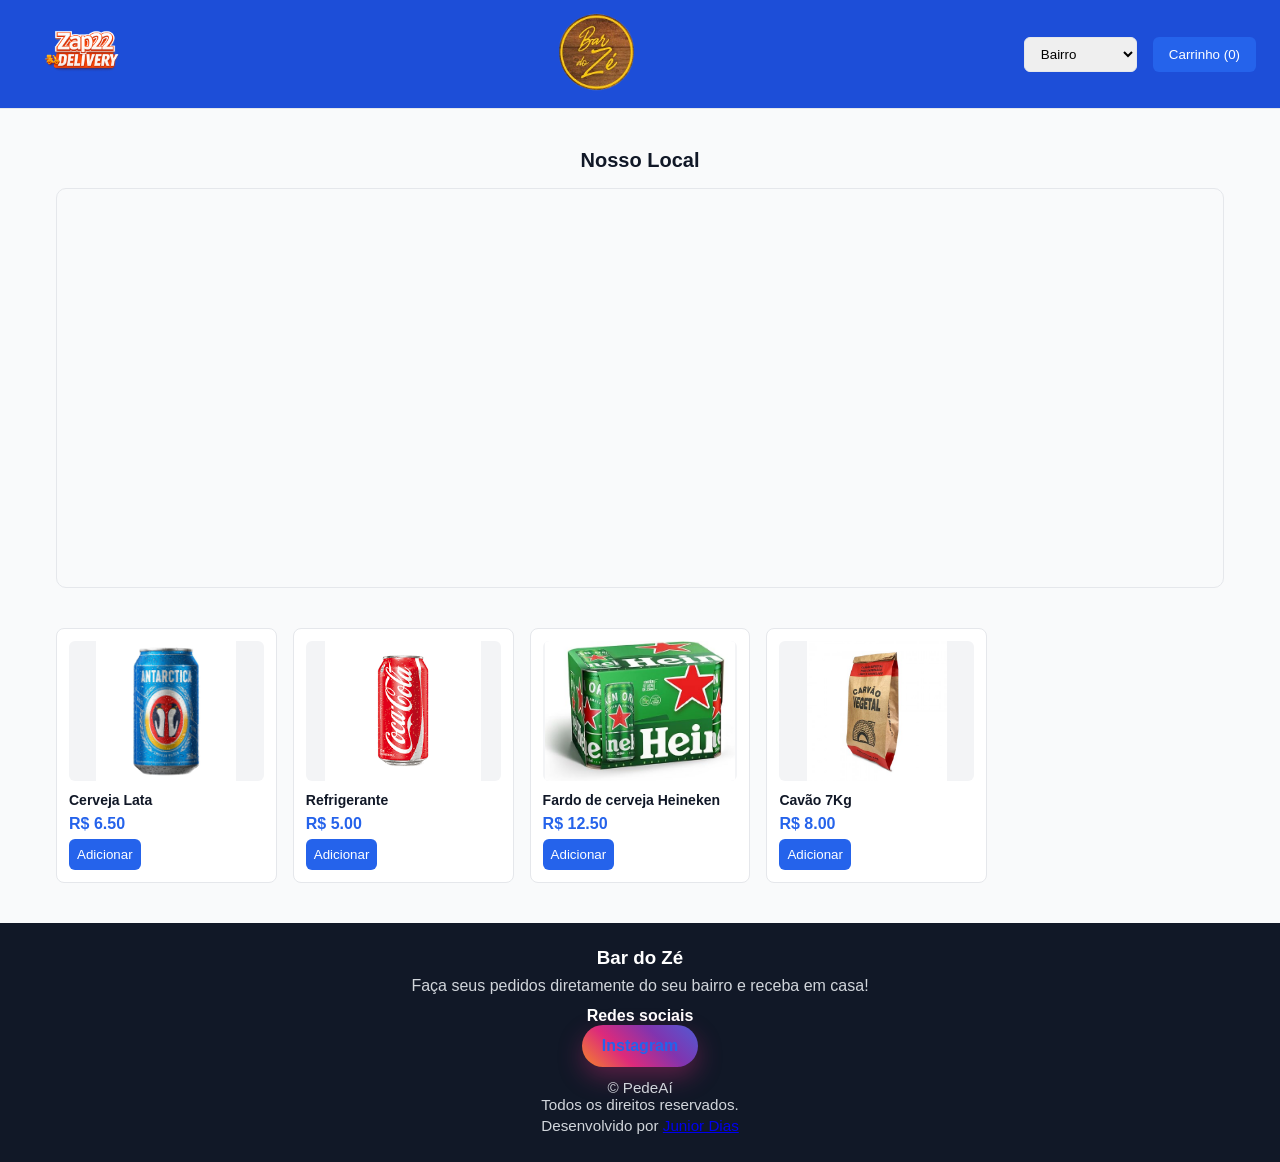
<file: bardoze/bardoze.html>
<!DOCTYPE html>
<html lang="pt-BR">
<head>
  <meta charset="UTF-8">
  <meta name="viewport" content="width=device-width, initial-scale=1.0">
  <title>Bar do Zè</title>
  <link rel="stylesheet" href="style.css">
</head>
<body>

  <!-- HEADER -->
<header class="header">
  <div class="header-left">
    <!-- Logo do site Zap22 -->
    <a href="../index.html" class="logo-site">
      <img src="img/logo.png" alt="Zap22" />
    </a>

    <!-- Logo do comércio centralizada -->
    <div class="logo-comercio">
      <img src="img/logo2.png" alt="Bar do Zé" />
    </div>
  </div>

  <!-- Select de bairros -->
  <select id="select-bairro">
    <option value="">Selecione o bairro</option>
  </select>

  <!-- Botão do carrinho -->
  <button class="cart-btn" onclick="abrirCarrinho()">
    Carrinho (<span id="cart-count">0</span>)
  </button>
</header>


  <section class="mapa">
  <h2>Nosso Local</h2>
  <div class="map-container">
    <iframe
      src="https://www.google.com/maps/embed?pb=!1m18!1m12!1m3!1d1852.966643514099!2d-41.32809291961851!3d-21.74411188992144!2m3!1f0!2f0!3f0!3m2!1i1024!2i768!4f13.1!3m3!1m2!1s0xbdd45641ce47cb%3A0x8cfede4f16935e16!2sPra%C3%A7a%20Santo%20Ant%C3%B4nio%2C%2074-82%20-%20Campos%20dos%20Goytacazes%2C%20RJ%2C%2028080-515!5e0!3m2!1spt-BR!2sbr!4v1769318348097!5m2!1spt-BR!2sbr"
      width="100%"
      height="400"
      style="border:0;"
      allowfullscreen=""
      loading="lazy"
      referrerpolicy="no-referrer-when-downgrade">
    </iframe>
  </div>
</section>

  <!-- PRODUTOS -->
<main class="produtos" id="produtos">
  <!-- Produtos gerados pelo JS -->
</main>

<!-- OVERLAY -->
<div id="overlay" class="overlay" onclick="fecharCarrinho()"></div>

<!-- CARRINHO / MODAL -->
<div id="carrinho" class="modal">
  <div class="modal-header">
    <h2>Carrinho</h2>
    <button class="close" onclick="fecharCarrinho()">×</button>
  </div>
  <div id="carrinho-itens" class="carrinho-body"></div>
  <div id="carrinho-resumo" class="resumo"></div>
  <div class="carrinho-actions">
    <button class="btn-outline" onclick="limparCarrinho()">Limpar Carrinho</button>
    <button class="btn-primary" onclick="mostrarFormulario()">Finalizar Pedido</button>
  </div>

  <!-- FORMULÁRIO -->
  <div id="formulario" class="form hidden">
    <input type="text" id="nome" placeholder="Nome" required>
    <input type="text" id="endereco" placeholder="Endereço" required>
    <select id="bairro-form" required></select>
    <select id="pagamento" required>
      <option value="">Forma de pagamento</option>
      <option value="Dinheiro">Dinheiro</option>
      <option value="Pix">Pix</option>
      <option value="Cartão">Cartão</option>
    </select>
    <textarea id="observacoes" placeholder="Observações"></textarea>
    <button class="btn-primary" onclick="enviarPedido()">Enviar Pedido</button>
  </div>
</div>

<!-- FOOTER -->
<footer class="footer">
  <div class="footer-container">
    <h3>Bar do Zé</h3>
    <p>Faça seus pedidos diretamente do seu bairro e receba em casa!</p>
   <!-- LINKS -->
  <p><div class="footer-links">
      <h4>Redes sociais</h4>
      <a 
        href="https://www.instagram.com" 
        target="_blank" 
        rel="noopener noreferrer"
        aria-label="Instagram PedeAí">
        Instagram
      </a>
    </div></p>
    <!-- COPY -->
    <div class="footer-copy">
      <p>
        © <span id="ano-footer"></span> PedeAí <br>
        Todos os direitos reservados.
      </p>
      <p class="footer-dev">
        Desenvolvido por 
        <a href="mailto:jrdias32@gmail.com">Junior Dias</a>
      </p>
    </div>
</footer>
<script src="main.js"></script>

</body>
</html>
</file>
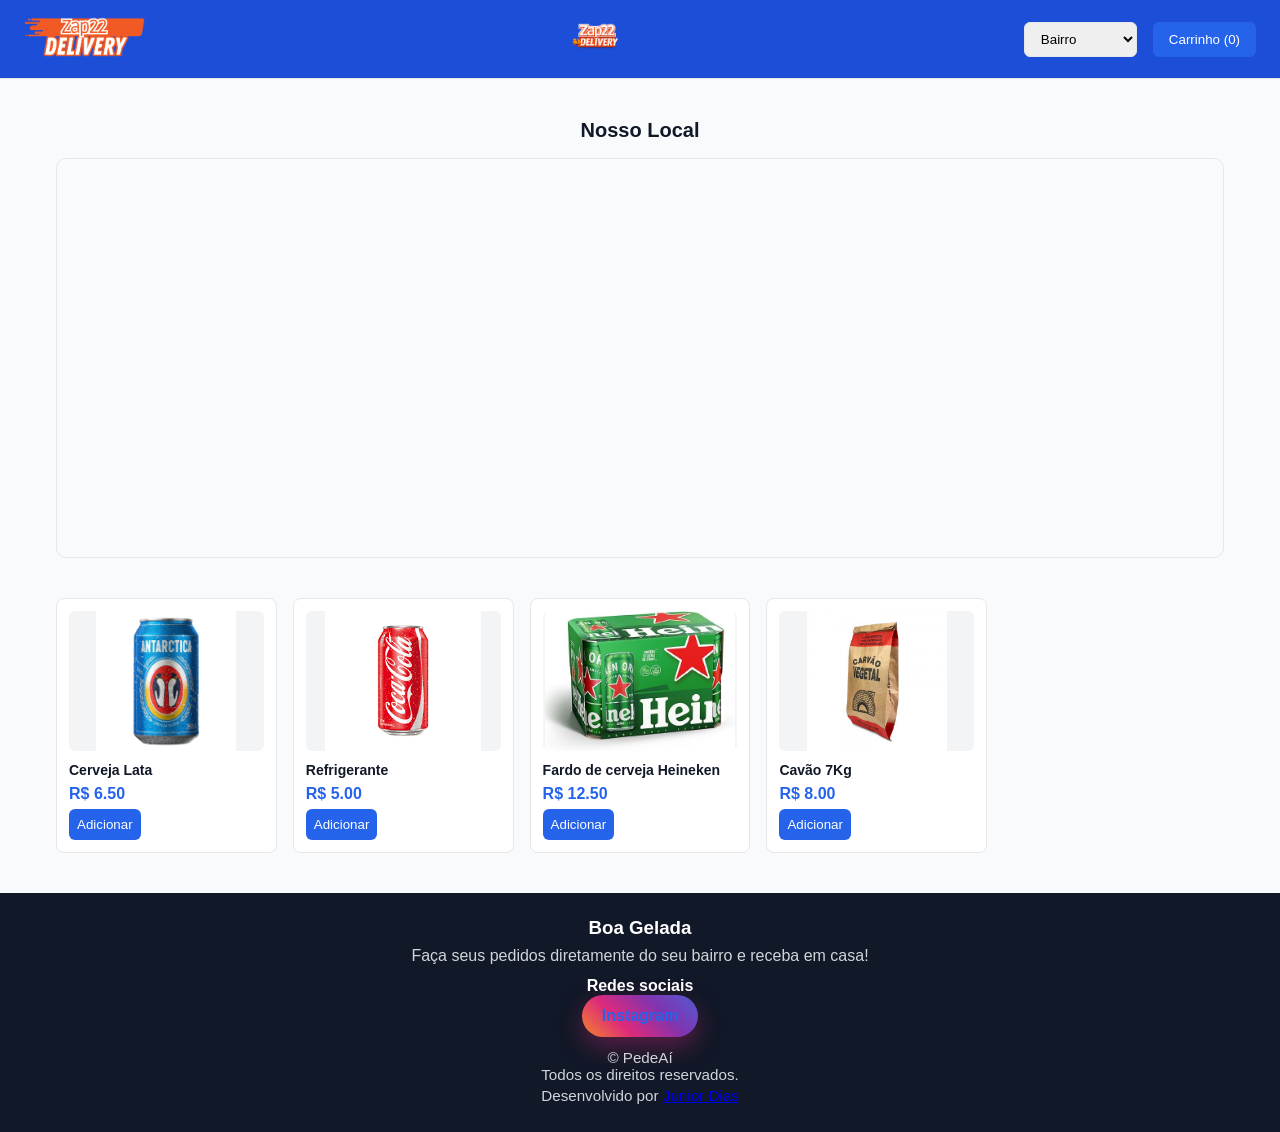
<file: boagelada/bardoze.html>
<!DOCTYPE html>
<html lang="pt-BR">
<head>
  <meta charset="UTF-8">
  <meta name="viewport" content="width=device-width, initial-scale=1.0">
  <title>Boa Gelada</title>
  <link rel="stylesheet" href="style.css">
</head>
<body>

  <!-- HEADER -->
<header class="header">
  <div class="header-left">
    <!-- Logo do site Zap22 -->
    <a href="../index.html" class="logo-site">
      <img src="img/zap22.png" alt="Zap22" />
    </a>

    <!-- Logo do comércio centralizada -->
    <div class="logo-comercio">
      <img src="img/logo.png" alt="Boa Gelada" />
    </div>
  </div>

  <!-- Select de bairros -->
  <select id="select-bairro">
    <option value="">Selecione o bairro</option>
  </select>

  <!-- Botão do carrinho -->
  <button class="cart-btn" onclick="abrirCarrinho()">
    Carrinho (<span id="cart-count">0</span>)
  </button>
</header>


  <section class="mapa">
  <h2>Nosso Local</h2>
  <div class="map-container">
    <iframe
      src="https://www.google.com/maps/embed?pb=!1m18!1m12!1m3!1d1852.966643514099!2d-41.32809291961851!3d-21.74411188992144!2m3!1f0!2f0!3f0!3m2!1i1024!2i768!4f13.1!3m3!1m2!1s0xbdd45641ce47cb%3A0x8cfede4f16935e16!2sPra%C3%A7a%20Santo%20Ant%C3%B4nio%2C%2074-82%20-%20Campos%20dos%20Goytacazes%2C%20RJ%2C%2028080-515!5e0!3m2!1spt-BR!2sbr!4v1769318348097!5m2!1spt-BR!2sbr"
      width="100%"
      height="400"
      style="border:0;"
      allowfullscreen=""
      loading="lazy"
      referrerpolicy="no-referrer-when-downgrade">
    </iframe>
  </div>
</section>

  <!-- PRODUTOS -->
<main class="produtos" id="produtos">
  <!-- Produtos gerados pelo JS -->
</main>

<!-- OVERLAY -->
<div id="overlay" class="overlay" onclick="fecharCarrinho()"></div>

<!-- CARRINHO / MODAL -->
<div id="carrinho" class="modal">
  <div class="modal-header">
    <h2>Carrinho</h2>
    <button class="close" onclick="fecharCarrinho()">×</button>
  </div>
  <div id="carrinho-itens" class="carrinho-body"></div>
  <div id="carrinho-resumo" class="resumo"></div>
  <div class="carrinho-actions">
    <button class="btn-outline" onclick="limparCarrinho()">Limpar Carrinho</button>
    <button class="btn-primary" onclick="mostrarFormulario()">Finalizar Pedido</button>
  </div>

  <!-- FORMULÁRIO -->
  <div id="formulario" class="form hidden">
    <input type="text" id="nome" placeholder="Nome" required>
    <input type="text" id="endereco" placeholder="Endereço" required>
    <select id="bairro-form" required></select>
    <select id="pagamento" required>
      <option value="">Forma de pagamento</option>
      <option value="Dinheiro">Dinheiro</option>
      <option value="Pix">Pix</option>
      <option value="Cartão">Cartão</option>
    </select>
    <textarea id="observacoes" placeholder="Observações"></textarea>
    <button class="btn-primary" onclick="enviarPedido()">Enviar Pedido</button>
  </div>
</div>

<!-- FOOTER -->
<footer class="footer">
  <div class="footer-container">
    <h3>Boa Gelada</h3>
    <p>Faça seus pedidos diretamente do seu bairro e receba em casa!</p>
   <!-- LINKS -->
  <p><div class="footer-links">
      <h4>Redes sociais</h4>
      <a 
        href="https://www.instagram.com" 
        target="_blank" 
        rel="noopener noreferrer"
        aria-label="Instagram PedeAí">
        Instagram
      </a>
    </div></p>
    <!-- COPY -->
    <div class="footer-copy">
      <p>
        © <span id="ano-footer"></span> PedeAí <br>
        Todos os direitos reservados.
      </p>
      <p class="footer-dev">
        Desenvolvido por 
        <a href="mailto:jrdias32@gmail.com">Junior Dias</a>
      </p>
    </div>
</footer>
<script src="main.js"></script>

</body>
</html>
</file>
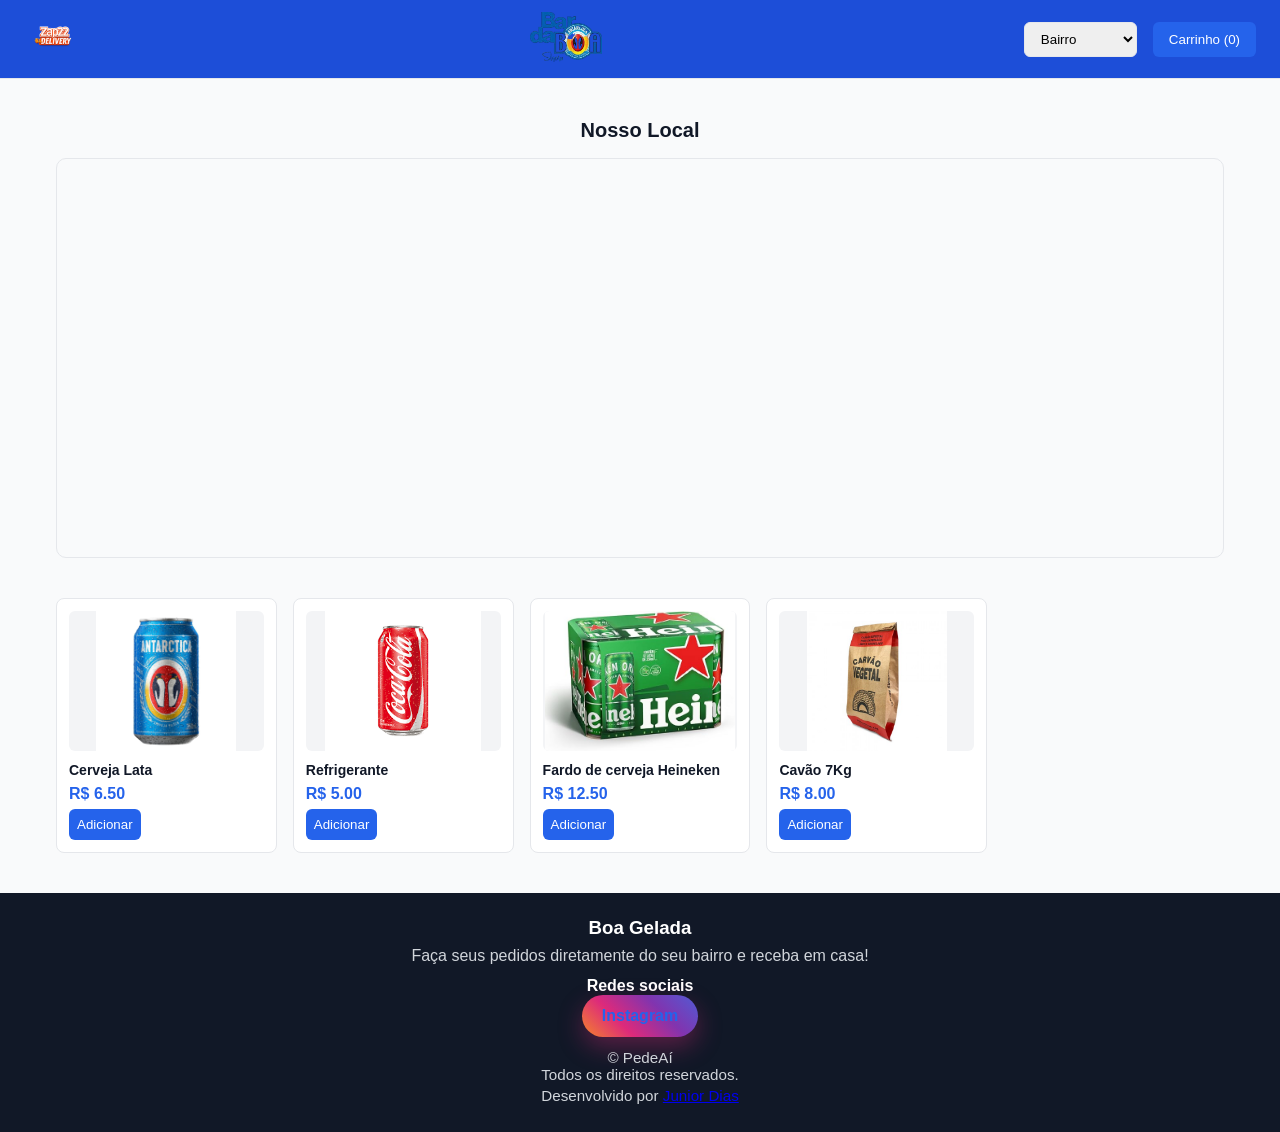
<file: boagelada/boagelada.html>
<!DOCTYPE html>
<html lang="pt-BR">
<head>
  <meta charset="UTF-8">
  <meta name="viewport" content="width=device-width, initial-scale=1.0">
  <title>Boa Gelada</title>
  <link rel="stylesheet" href="style.css">
</head>
<body>

  <!-- HEADER -->
<header class="header">
  <div class="header-left">
    <!-- Logo do site Zap22 -->
    <a href="../index.html" class="logo-site">
      <img src="img/logo.png" alt="Zap22" />
    </a>

    <!-- Logo do comércio centralizada -->
    <div class="logo-comercio">
      <img src="img/logo2.png" alt="Boa Gelada" />
    </div>
  </div>

  <!-- Select de bairros -->
  <select id="select-bairro">
    <option value="">Selecione o bairro</option>
  </select>

  <!-- Botão do carrinho -->
  <button class="cart-btn" onclick="abrirCarrinho()">
    Carrinho (<span id="cart-count">0</span>)
  </button>
</header>


  <section class="mapa">
  <h2>Nosso Local</h2>
  <div class="map-container">
    <iframe
      src="https://www.google.com/maps/embed?pb=!1m18!1m12!1m3!1d1852.966643514099!2d-41.32809291961851!3d-21.74411188992144!2m3!1f0!2f0!3f0!3m2!1i1024!2i768!4f13.1!3m3!1m2!1s0xbdd45641ce47cb%3A0x8cfede4f16935e16!2sPra%C3%A7a%20Santo%20Ant%C3%B4nio%2C%2074-82%20-%20Campos%20dos%20Goytacazes%2C%20RJ%2C%2028080-515!5e0!3m2!1spt-BR!2sbr!4v1769318348097!5m2!1spt-BR!2sbr"
      width="100%"
      height="400"
      style="border:0;"
      allowfullscreen=""
      loading="lazy"
      referrerpolicy="no-referrer-when-downgrade">
    </iframe>
  </div>
</section>

  <!-- PRODUTOS -->
<main class="produtos" id="produtos">
  <!-- Produtos gerados pelo JS -->
</main>

<!-- OVERLAY -->
<div id="overlay" class="overlay" onclick="fecharCarrinho()"></div>

<!-- CARRINHO / MODAL -->
<div id="carrinho" class="modal">
  <div class="modal-header">
    <h2>Carrinho</h2>
    <button class="close" onclick="fecharCarrinho()">×</button>
  </div>
  <div id="carrinho-itens" class="carrinho-body"></div>
  <div id="carrinho-resumo" class="resumo"></div>
  <div class="carrinho-actions">
    <button class="btn-outline" onclick="limparCarrinho()">Limpar Carrinho</button>
    <button class="btn-primary" onclick="mostrarFormulario()">Finalizar Pedido</button>
  </div>

  <!-- FORMULÁRIO -->
  <div id="formulario" class="form hidden">
    <input type="text" id="nome" placeholder="Nome" required>
    <input type="text" id="endereco" placeholder="Endereço" required>
    <select id="bairro-form" required></select>
    <select id="pagamento" required>
      <option value="">Forma de pagamento</option>
      <option value="Dinheiro">Dinheiro</option>
      <option value="Pix">Pix</option>
      <option value="Cartão">Cartão</option>
    </select>
    <textarea id="observacoes" placeholder="Observações"></textarea>
    <button class="btn-primary" onclick="enviarPedido()">Enviar Pedido</button>
  </div>
</div>

<!-- FOOTER -->
<footer class="footer">
  <div class="footer-container">
    <h3>Boa Gelada</h3>
    <p>Faça seus pedidos diretamente do seu bairro e receba em casa!</p>
   <!-- LINKS -->
  <p><div class="footer-links">
      <h4>Redes sociais</h4>
      <a 
        href="https://www.instagram.com" 
        target="_blank" 
        rel="noopener noreferrer"
        aria-label="Instagram PedeAí">
        Instagram
      </a>
    </div></p>
    <!-- COPY -->
    <div class="footer-copy">
      <p>
        © <span id="ano-footer"></span> PedeAí <br>
        Todos os direitos reservados.
      </p>
      <p class="footer-dev">
        Desenvolvido por 
        <a href="mailto:jrdias32@gmail.com">Junior Dias</a>
      </p>
    </div>
</footer>
<script src="main.js"></script>

</body>
</html>
</file>
<file: assets/style.css>
:root {
  --primary: #FF6A00;
  --primary2: #e85f00;

  --dark: #1E1E1E;
  --light: #F7F7F7;

  /* compat com MVP */
  --bg: var(--light);
  --card: #ffffff;
  --muted: #6b7280;
  --text: #333333;

  --brand: var(--primary);
  --brand2: var(--primary2);

  --danger: #ef4444;
  --border: rgba(0, 0, 0, .12);
  --shadow: 0 10px 25px rgba(0, 0, 0, .08);
}

* {
  box-sizing: border-box
}

body {
  margin: 0;
  font-family: system-ui, -apple-system, Segoe UI, Roboto, Arial;
  background:
    radial-gradient(900px 520px at 15% 0%, rgba(255, 106, 0, .12), transparent 60%),
    radial-gradient(900px 520px at 90% 20%, rgba(255, 106, 0, .08), transparent 60%),
    var(--bg);
  color: var(--text);
}

a {
  color: inherit;
  text-decoration: none
}

/* =========================
   CONTAINER PADRÃO
========================= */
.container{
  width:100%;
  max-width:1100px;
  margin:0 auto;
  padding:16px;
}
.row {
  display: flex;
  gap: 14px;
  flex-wrap: wrap
}

.spacer {
  height: 14px
}

/* ===== HEADER / TOPBAR ===== */
.topbar{
  position:sticky;
  top:0;
  z-index:100;
  background: rgba(30,30,30,.92);
  backdrop-filter: blur(10px);
}

.header{
  display:flex;
  align-items:center;
  justify-content:space-between;
  gap:12px;
  flex-wrap:wrap;
}
.brand-logo{
  height:100px;
}

.brand {
  display: flex;
  align-items: center;
  gap: 10px;
  font-weight: 900;
  letter-spacing: .2px;
  color: #fff;
}

.brand-badge {
  width: 36px;
  height: 36px;
  border-radius: 12px;
  background: linear-gradient(135deg, var(--brand), #ffb37a);
  display: grid;
  place-items: center;
  font-weight: 900;
  color: #1b0b00;
}

.nav {
  display: flex;
  gap: 12px;
}

.nav-btn {
  padding: 8px 18px;
  border-radius: 20px;
  text-decoration: none;
  font-weight: 600;
  color: #fff;
  background: transparent;
  border: 1px solid rgba(255, 255, 255, 0.3);
  transition: all 0.2s ease;
}

.nav-btn:hover {
  background: rgba(255, 255, 255, 0.15);
}

.btn-share {
  display: inline-flex;
  align-items: center;
  gap: 8px;
  padding: 10px 16px;

  border-radius: 14px;
  border: 1px solid rgba(34, 197, 94, 0.4);

  background: linear-gradient(135deg, rgba(34, 197, 94, 0.15), rgba(59, 130, 246, 0.15));
  color: var(--text);

  font-weight: 700;
  font-size: 14px;

  cursor: pointer;
  transition: all 0.25s ease;

  backdrop-filter: blur(8px);
}

/* hover */
.btn-share:hover {
  transform: translateY(-2px);
  box-shadow: 0 10px 25px rgba(34, 197, 94, 0.25);
  border-color: rgba(34, 197, 94, 0.8);
}

/* clique */
.btn-share:active {
  transform: scale(0.96);
}

/* ícone */
.btn-share span {
  font-size: 16px;
}

/* versão destaque (opcional ainda mais forte) */
.btn-share.strong {
  background: linear-gradient(135deg, var(--brand), #60a5fa);
  color: #02130a;
  border: none;
}

/* BOTÃO ATIVO */
.nav-btn.active {
  background: var(--primary);
  border-color: var(--primary);
  color: #fff;
}

/* ===== HERO ===== */
.hero {
  position: relative;
  overflow: hidden;
  border-radius: 18px;
  padding: 70px 22px;
  border: 1px solid rgba(0, 0, 0, .10);
  box-shadow: var(--shadow);

  /* imagem */
  background-image: url("/img/hero.png");
  background-size: cover;
  background-position: center 50%;
  background-repeat: no-repeat;
}

.hero p {
  font-size: 1.2rem;
  margin-bottom: 10px;
}

.hero span {
  display: inline-block;
  margin-top: 16px;
  padding: 8px 16px;
  font-size: 1rem;
  font-weight: 700;
  background: var(--primary);
  border-radius: 10px;
  color: #fff;
}

/* overlay escuro para leitura */
.hero-overlay {
  position: absolute;
  inset: 0;
  background: linear-gradient(rgba(0, 0, 0, .62),
      rgba(0, 0, 0, .55));
}

/* conteúdo por cima do overlay */
.hero-content {
  position: relative;
  z-index: 1;
  max-width: 820px;
  margin: 0 auto;
  text-align: center;
  color: #fff;
}

.hero-content h1 {
  margin: 0 0 10px 0;
  font-size: 34px;
  line-height: 1.1;
  color: #fff;
}

.hero-content p {
  margin: 0;
  color: rgba(255, 255, 255, .88);
  font-size: 1.05rem;
  line-height: 1.5;
}

/* destaque do nome */
.brand-accent {
  color: var(--brand);
}

/* busca/cta: simples e alinhado */
.hero-search {
  margin-top: 18px;
  display: grid;
  grid-template-columns: 1fr auto;
  gap: 10px;
  align-items: center;
}

/* input no hero: fundo branco */
.hero-input {
  background: rgba(255, 255, 255, .95);
  border: 1px solid rgba(255, 255, 255, .45);
  color: var(--dark);
}

.hero-input::placeholder {
  color: rgba(30, 30, 30, .55);
}

.hero-btn {
  padding: 12px 16px;
  border-radius: 14px;
  white-space: nowrap;
}

/* “chips” embaixo */
.hero-note {
  margin-top: 14px;
  display: flex;
  justify-content: center;
  gap: 10px;
  flex-wrap: wrap;
}

/* pills no hero: versão escura */
.hero-note .pill {
  background: rgba(0, 0, 0, .22);
  border: 1px solid rgba(255, 255, 255, .18);
  color: rgba(255, 255, 255, .92);
}

/* Responsivo */
@media (max-width: 900px) {
  .hero.hero-bg {
    padding: 56px 18px;
  }

  .hero-content h1 {
    font-size: 28px;
  }

  .hero-search {
    grid-template-columns: 1fr;
  }

  .hero-btn {
    width: 100%;
  }
}

.section-title {
  text-align: center;
  font-size: 1.8rem;
  font-weight: 900;
  margin: 0;

  /* efeito gradiente leve */
  background: linear-gradient(135deg, var(--primary), #ffb37a);
  -webkit-background-clip: text;
  -webkit-text-fill-color: transparent;

  /* espaço */
  margin-bottom: 10px;
}

/* linha decorativa embaixo (estilo iFood) */
.section-title::after {
  content: "";
  display: block;
  width: 60px;
  height: 4px;
  margin: 10px auto 0;
  border-radius: 999px;

  background: linear-gradient(135deg, var(--primary), #ffb37a);
}

/* ===== INPUTS ===== */
.input,
select,
textarea {
  width: 100%;
  border: 1px solid var(--border);
  background: #fff;
  color: var(--text);
  border-radius: 12px;
  padding: 10px 12px;
  outline: none;
  box-shadow: none;
}

.input:focus,
select:focus,
textarea:focus {
  border-color: rgba(255, 106, 0, .45);
  box-shadow: 0 0 0 4px rgba(255, 106, 0, .12);
}

textarea {
  min-height: 90px;
  resize: vertical
}
/* ---------- Container da Busca e Filtros ---------- */
.search-container {
  width: 100%;
  max-width: 1200px; /* Alinhe com a largura máxima do seu grid */
  margin: 0 auto 20px auto;
  padding: 0 15px;
  box-sizing: border-box;
}

/* Campo de Entrada de Texto */
#searchInput {
  width: 100%;
  padding: 12px 16px;
  border: 2px solid #e0e0e0;
  border-radius: 8px;
  font-size: 16px;
  margin-bottom: 15px;
  outline: none;
  box-sizing: border-box;
  transition: border-color 0.2s;
}

#searchInput:focus {
  border-color: #25d366; /* Verde WhatsApp padrão do Zap22 */
}

/* Select de Ordenação */
#sortOrder {
  padding: 8px 12px;
  border: 1px solid #ccc;
  border-radius: 6px;
  background-color: #fff;
  font-size: 14px;
  color: #333;
  outline: none;
  cursor: pointer;
}

/* Container dos Chips de Categoria */
#categoryContainer {
  display: flex;
  gap: 8px;
  overflow-x: auto; /* Permite arrastar para o lado no celular */
  padding: 10px 0;
  margin-top: 10px;
  scrollbar-width: none; /* Esconde a barra de rolagem no Firefox */
}

#categoryContainer::-webkit-scrollbar {
  display: none; /* Esconde a barra de rolagem no Chrome/Safari */
}

/* Estilo Individual dos Botões de Categoria */
.chip {
  padding: 8px 16px;
  background-color: #eee;
  color: #333;
  border: none;
  border-radius: 20px;
  font-size: 14px;
  cursor: pointer;
  white-space: nowrap; /* Impede o texto de quebrar linha */
  transition: background-color 0.2s, color 0.2s;
}

.chip:hover {
  background-color: #e0e0e0;
}

/* Estado Ativo da Categoria Selecionada */
.chip.active {
  background-color: #25d366;
  color: #fff;
  font-weight: bold;
}
/* ===== BOTÕES ===== */
.btn {
  border: 0;
  cursor: pointer;
  border-radius: 12px;
  padding: 10px 12px;
  font-weight: 800;
  color: #1b0b00;
  background: var(--brand);
}

.btn:hover {
  background: var(--brand2)
}

.btn.secondary {
  background: transparent;
  color: var(--text);
  border: 1px solid var(--border);
}

.btn.secondary:hover {
  border-color: rgba(255, 106, 0, .45);
  background: rgba(255, 106, 0, .06);
}

.btn.danger {
  background: transparent;
  color: var(--danger);
  border: 1px solid rgba(239, 68, 68, .35);
}

.btn.danger:hover {
  background: rgba(239, 68, 68, .06);
}

.btn:disabled {
  opacity: .55;
  cursor: not-allowed;
}

/* Variações */
.btn.primary {
  background: linear-gradient(135deg, var(--brand), #ffb37a);
  color: #1b0b00;
  box-shadow: 0 10px 22px rgba(255, 106, 0, .22);
}

.btn.primary:hover {
  filter: brightness(1.02);
}

.btn.outline {
  background: transparent;
  color: var(--dark);
  border: 1px solid rgba(255, 106, 0, .55);
}

.btn.outline:hover {
  background: rgba(255, 106, 0, .08);
}

.btn.glow:hover {
  box-shadow: 0 0 22px rgba(255, 106, 0, .28);
}

.btn.block {
  width: 100%
}

.btn.small {
  padding: 8px 10px;
  border-radius: 10px;
  font-size: 13px;
}

/* ===== GRID / CARDS ===== */
.grid{
  display:grid;
  grid-template-columns:repeat(auto-fit, minmax(220px, 1fr));
  gap:14px;
  width:100%;
}

@media (max-width: 600px){
  .grid{
    grid-template-columns:1fr;
  }
}

.card {
  position: relative;
  border: 1px solid rgba(0, 0, 0, .06);
  background: var(--card);
  border-radius: 18px;
  padding: 14px;

  box-shadow: 0 6px 18px rgba(0, 0, 0, .06);

  transition: all .25s ease;
  cursor: pointer;
}

.card:hover {
  transform: translateY(-4px) scale(1.01);
  box-shadow: 0 14px 32px rgba(0, 0, 0, .12);
  border-color: rgba(255, 106, 0, .25);
}

.card::after {
  content: "";
  position: absolute;
  inset: 0;
  border-radius: 18px;
  pointer-events: none;
  transition: .25s ease;
}

.card:hover::after {
  box-shadow: inset 0 0 0 1px rgba(255, 106, 0, .25);
}

.card:active {
  transform: scale(0.98);
}

.card h3 {
  margin: 0 0 6px 0;
  color: var(--dark);
  font-size: 1.05rem;
}

.small {
  font-size: 13px;
  color: var(--muted);
  line-height: 1.4;
}

.badge {
  display: inline-flex;
  align-items: center;
  gap: 6px;
  padding: 6px 10px;

  border-radius: 999px;
  border: 1px solid rgba(0, 0, 0, .08);

  color: var(--muted);
  font-size: 12px;

  background: rgba(0, 0, 0, .03);
}

.row{
  display:grid;
  grid-template-columns:1fr 1fr;
  gap:12px;
}

@media (max-width: 600px){
  .row{
    grid-template-columns:1fr;
  }
}


/* ===== LAYOUT LOJA ===== */

/* =========================
   MAPA
========================= */
.map{
  width:100%;
  height:260px;
  border-radius:16px;
  overflow:hidden;
  border:1px solid var(--border);
}

.map iframe{
  width:100%;
  height:100%;
  border:0;
  display:block;
}
/* ===== LAYOUT SPLIT (LOJA) ===== */
.split {
  display: grid;
  grid-template-columns: 1fr;
  gap: 20px;
  max-width: 1000px;
  margin: 0 auto;
    align-items:start;
}


/* responsivo */
@media (max-width: 900px){
  .split{
    grid-template-columns:1fr;
  }
}

@media (max-width: 900px){
  .map{
    grid-template-columns:1fr;
  }
}
/* ===== CARRINHO ===== */
.cart {
  position: sticky;
  top: 78px;
  border: 1px solid rgba(0, 0, 0, .10);
  background: #fff;
  border-radius: 18px;
  padding: 14px;
  box-shadow: var(--shadow);
}

.cart h3 {
  margin: 0 0 10px 0;
  color: var(--dark)
}

.cart-items {
  display: flex;
  flex-direction: column;
  gap: 10px;
  max-height: 260px;
  overflow: auto;
  padding-right: 6px;
}

.cart-item {
  border: 1px solid rgba(0, 0, 0, .10);
  border-radius: 14px;
  padding: 10px;
  display: flex;
  justify-content: space-between;
  gap: 8px;
  background: rgba(0, 0, 0, .02);
}

.cart-item .name {
  font-weight: 800;
  color: var(--dark)
}

.cart-item .muted {
  color: var(--muted);
  font-size: 12px
}

.cart-item .actions {
  display: flex;
  gap: 6px;
  align-items: center;
}

.qty {
  width: 34px;
  height: 34px;
  border-radius: 10px;
  border: 1px solid rgba(0, 0, 0, .12);
  background: #fff;
  color: var(--dark);
  cursor: pointer;
  font-weight: 900;
}

.qty:hover {
  border-color: rgba(255, 106, 0, .45);
  background: rgba(255, 106, 0, .08);
}

.totals {
  margin-top: 10px;
  border-top: 1px solid rgba(0, 0, 0, .10);
  padding-top: 10px;
  font-size: 14px;
  color: var(--muted);
}

.totals .line {
  display: flex;
  justify-content: space-between;
  margin: 6px 0;
}

.totals .total {
  color: var(--dark);
  font-weight: 900;
  font-size: 16px;
}

/* ===== DESTAQUES (CAIXAS) ===== */
.callout {
  border-radius: 18px;
  padding: 14px 14px;
  border: 1px solid rgba(0, 0, 0, .10);
  background: #fff;
  box-shadow: var(--shadow);
}

.callout .title {
  font-weight: 900;
  margin-bottom: 6px;
  display: flex;
  align-items: center;
  gap: 8px;
  color: var(--dark);
}

.callout.success {
  border-color: rgba(34, 197, 94, .35);
  background: rgba(34, 197, 94, .08);
}

.callout.info {
  border-color: rgba(59, 130, 246, .28);
  background: rgba(59, 130, 246, .08);
}

.callout.warn {
  border-color: rgba(255, 106, 0, .35);
  background: rgba(255, 106, 0, .08);
}

.callout.danger {
  border-color: rgba(239, 68, 68, .28);
  background: rgba(239, 68, 68, .08);
}

.pill {
  display: inline-flex;
  align-items: center;
  gap: 6px;
  padding: 6px 10px;
  border-radius: 999px;
  border: 1px solid rgba(0, 0, 0, .12);
  font-size: 12px;
  color: var(--muted);
  background: rgba(255, 255, 255, .6);
}

.pill.success {
  border-color: rgba(34, 197, 94, .35);
  color: #166534;
}

.pill.warn {
  border-color: rgba(255, 106, 0, .35);
  color: #7c2d12;
}

.pill.info {
  border-color: rgba(59, 130, 246, .28);
  color: #1e40af;
}

.pill.danger {
  border-color: rgba(239, 68, 68, .28);
  color: #7f1d1d;
}

/* Espaçamento geral dos blocos do formulário */
.form-field {
  display: flex;
  flex-direction: column;
  margin-bottom: 16px;
}

.form-field label {
  margin-bottom: 6px;
  font-weight: 600;
}

/* Container flexível para colocar campos lado a lado */
.form-group-row {
  display: flex;
  flex-wrap: wrap;
  gap: 16px;
  margin-bottom: 16px;
}

.form-group-row .form-field {
  margin-bottom: 0; /* Reseta a margem para usar o gap do container */
}

/* Proporções dos campos */
.flex-1 { flex: 1; min-width: 140px; }
.flex-2 { flex: 2; min-width: 200px; }
.flex-3 { flex: 3; min-width: 220px; }

/* Estilização básica para o Textarea se igualar aos inputs */
textarea.input {
  resize: vertical;
  font-family: inherit;
}

.checkout-actions {
  margin-top: 24px;
}

.text-center {
  text-align: center;
  margin-top: 10px;
}

/* ===== PÁGINA SOBRE ===== */
.avisos-container {
  max-width: 1100px;
  margin: 34px auto 0;
  padding: 0 18px;
  display: grid;
  grid-template-columns: repeat(auto-fit, minmax(260px, 1fr));
  gap: 14px;
}

.aviso-card {
  background: #fff;
  padding: 18px;
  border-radius: 18px;
  box-shadow: var(--shadow);
  border: 1px solid rgba(0, 0, 0, .10);
}

.aviso-card h4 {
  margin: 0 0 8px 0;
  color: var(--primary);
  font-size: 1.05rem;
}

.aviso-card p {
  margin: 0;
  font-size: .98rem;
  line-height: 1.55;
  color: #555;
}

.sobre-container {
  max-width: 900px;
  margin: 24px auto 60px;
  padding: 0 18px;
  display: grid;
  gap: 14px;
}

.sobre-bloco {
  background: #fff;
  padding: 22px;
  border-radius: 18px;
  box-shadow: var(--shadow);
  border: 1px solid rgba(0, 0, 0, .10);
}

.sobre-bloco h3 {
  margin: 0 0 10px 0;
  color: var(--primary);
}

.sobre-bloco p {
  margin: 0;
  font-size: 1.05rem;
  line-height: 1.65;
  color: #444;
}

.sobre-bloco.destaque {
  background: linear-gradient(135deg, rgba(255, 106, 0, .16), rgba(255, 179, 122, .25));
  border-color: rgba(255, 106, 0, .28);
}

.sobre-bloco.destaque h3 {
  color: #7c2d12;
}



/* ===== FOOTER ===== */
#footer {
  background: var(--dark);
  color: #ccc;
  padding: 40px 24px;
  margin-top: 60px;
}

.footer-container {
  max-width: 1100px;
  margin: auto;
  display: grid;
  grid-template-columns: repeat(auto-fit, minmax(220px, 1fr));
  gap: 32px;
  align-items: start;
}

.footer-brand h3 {
  margin: 0 0 8px;
  color: var(--primary);
  font-size: 1.5rem;
}

.footer-slogan {
  font-size: 1rem;
  color: #eee;
}

.footer-links h4 {
  margin: 0 0 10px 0;
  color: #fff;
  font-size: 1.05rem;
}

.footer-links a {
  display: inline-flex;
  align-items: center;
  justify-content: center;
  padding: 12px 20px;
  background: linear-gradient(45deg, #f58529, #dd2a7b, #8134af, #515bd4);
  color: #ffffff;
  font-weight: 700;
  border-radius: 30px;
  text-decoration: none;
  transition: transform 0.25s ease, box-shadow 0.25s ease, filter .2s ease;
  box-shadow: 0 10px 25px rgba(221, 42, 123, 0.35);
}

.footer-links a:hover {
  transform: translateY(-2px);
  filter: brightness(1.02);
}

.footer-copy a {
  color: var(--primary);
  text-decoration: none;
}

.footer-copy a:hover {
  text-decoration: underline;
}

.footer-dev a {
  color: var(--primary);
  text-decoration: none;
  font-weight: 700;
}

.footer-dev a:hover {
  text-decoration: underline;
}

@media (max-width: 560px) {
  .brand-logo {
    height: 38px;
  }
}

/* ===== CARD HOME COM LOGO ===== */
.store-card {
  display: grid;
  gap: 12px;
}

.store-card-top {
  display: grid;
  grid-template-columns: 76px 1fr;
  gap: 12px;
  align-items: center;
}

.store-logo {
  width: 76px;
  height: 76px;
  border-radius: 16px;
  border: 1px solid rgba(0, 0, 0, .10);
  background: rgba(0, 0, 0, .03);
  display: grid;
  place-items: center;
  overflow: hidden;
}

.store-logo img {
  width: 100%;
  height: 100%;
  object-fit: contain;
  /* NÃO corta */
  padding: 10px;
  /* respiro */
}

.store-logo.fallback {
  font-weight: 900;
  color: rgba(0, 0, 0, .55);
  font-size: 20px;
}

.store-title {
  margin: 0 0 4px 0;
  color: var(--dark);
  font-size: 1.1rem;
  line-height: 1.2;
}

.store-meta {
  color: var(--muted);
  font-size: 0.95rem;
  line-height: 1.35;
}

.store-address {
  margin-top: 6px;
  color: #555;
  font-size: 0.95rem;
  line-height: 1.35;
  word-break: break-word;
  /* endereço longo não estoura */
}

.store-card-bottom {
  display: flex;
  justify-content: flex-end;
}

/* ===== Produto com imagem ===== */
.product-card {
  padding: 0;
  overflow: hidden;
}

.product-img {
  width: 100%;
  height: 160px;
  background: #f3f3f3;
  border-bottom: 1px solid rgba(0, 0, 0, .08);
}

.product-img img {
  width: 100%;
  height: 100%;
  object-fit: contain;
  display: block;
}

.product-body {
  padding: 14px;
}

/* ===== Accordion com animação ===== */
.accordion {
  padding: 0;
  overflow: hidden;
}

.accordion-btn {
  width: 100%;
  border: 0;
  background: transparent;
  color: var(--text);
  cursor: pointer;
  padding: 14px 16px;
  display: flex;
  align-items: center;
  justify-content: space-between;
  gap: 12px;
  font-weight: 800;
}

.accordion-title {
  font-size: 16px;
}

.accordion-icon {
  width: 32px;
  height: 32px;
  border-radius: 10px;
  display: grid;
  place-items: center;
  border: 1px solid var(--border);
  color: var(--muted);
  font-size: 18px;
  line-height: 1;
  transition: transform .2s ease;
}

.accordion-panel {
  border-top: 1px solid var(--border);
  padding: 0 16px;
}

/* wrapper animável */
.accordion-inner {
  max-height: 0;
  opacity: 0;
  overflow: hidden;
  transition: max-height .28s ease, opacity .22s ease;
  will-change: max-height, opacity;
  padding: 0;
}

/* conteúdo interno */
.accordion-content {
  padding: 12px 0 16px;
}

.accordion-list {
  margin: 0;
  padding-left: 18px;
  color: var(--muted);
  line-height: 1.6;
  font-size: 14px;
}

.accordion.is-open .accordion-icon {
  transform: rotate(45deg);
  color: var(--text);
}

/* ===== Carrinho fixo no topo + gaveta ===== */
.cartbar {
  position: sticky;
  top: 50px;
  /* ajuste conforme seu header/topbar */
  z-index: 20;
  margin: 12px 0;
}

.cartbar-toggle {
  width: 100%;
  border: 1px solid var(--border);
  background: rgba(245, 246, 248, 0.88);
  backdrop-filter: blur(10px);
  color: var(--text);
  border-radius: 16px;
  padding: 10px 12px;
  display: flex;
  align-items: center;
  justify-content: space-between;
  gap: 12px;
  cursor: pointer;
}

.cartbar-left {
  display: flex;
  flex-direction: column;
  gap: 4px;
  text-align: left;
}

.cartbar-title {
  font-weight: 900;
}

.cartbar-meta {
  color: var(--muted);
  font-size: 13px;
}

.cartbar-pill {
  display: inline-flex;
  align-items: center;
  justify-content: center;
  padding: 6px 10px;
  border-radius: 999px;
  border: 1px solid var(--border);
  color: var(--muted);
  font-size: 12px;
}

.cartdrawer {
  position: sticky;
  top: calc(72px + 62px);
  z-index: 19;
}

.cartdrawer-inner {
  border: 1px solid var(--border);
  background: rgba(246, 247, 248, 0.92);
  backdrop-filter: blur(10px);
  border-radius: 18px;
  padding: 14px;
  box-shadow: 0 18px 40px rgba(0, 0, 0, .35);
  animation: cartDrop .18s ease;
}

@keyframes cartDrop {
  from {
    transform: translateY(-6px);
    opacity: .0;
  }

  to {
    transform: translateY(0);
    opacity: 1;
  }
}

.cartdrawer-head {
  display: flex;
  align-items: center;
  justify-content: space-between;
  gap: 12px;
  margin-bottom: 10px;
}

.cartdrawer-title {
  font-weight: 900;
  font-size: 16px;
}

/* mobile */
@media (max-width: 600px) {
  .cartbar {
    top: 64px;
  }

  .cartdrawer {
    top: calc(64px + 62px);
  }

  .cartbar-left {
    flex-direction: row;
    align-items: center;
    justify-content: space-between;
    width: 100%;
  }
}

input, select, textarea{
  width:100%;
  max-width:100%;
}

/* Styling para as observações individuais dos lanches no carrinho */
.cart-item .small {
  margin-top: 4px;
  font-size: 0.85rem;
  color: #ff5722; /* Cor de destaque para o chapeiro bater o olho e ver a mudança */
  font-style: italic;
  line-height: 1.3;
  padding-left: 4px;
  border-left: 2px solid #ff5722; /* Uma barrinha lateral para dar um charme profissional */
}
</file>
<file: assets/download.css>
.download-hero {
      text-align: center;
      padding: 40px 20px;
      background: var(--primary);
      background: linear-gradient(135deg, var(--primary) 0%, var(--primary2) 100%);
      color: white;
      border-radius: 0 0 20px 20px;
    }
    .btn-apk{
  display:inline-block;
  padding:15px 30px;
  background:#25D366;
  color:#fff;
  font-weight:bold;
  border-radius:12px;
  text-decoration:none;
  transition:.3s;
}

.btn-apk:hover{
  transform:scale(1.05);
  background:#1ebe5d;
}
    .passo-a-passo {
      margin-top: 30px;
    }
    .passo-card {
      background: white;
      border: 1px solid var(--border);
      padding: 20px;
      border-radius: 12px;
      margin-bottom: 15px;
      display: flex;
      gap: 15px;
      align-items: flex-start;
    }
    .passo-numero {
      background: var(--primary);
      color: white;
      width: 30px;
      height: 30px;
      border-radius: 50%;
      display: flex;
      align-items: center;
      justify-content: center;
      font-weight: bold;
      flex-shrink: 0;
    }
</file>
<file: bardoze/style.css>
:root {
  --bg: #f9fafb;
  --card: #ffffff;
  --primary: #2563eb;
  --primary-hover: #1d4ed8;
  --text: #111827;
  --muted: #6b7280;
  --border: #e5e7eb;
  --badge: #f59e0b;
  --hover-shadow: rgba(0, 0, 0, 0.15);
}

* {
  box-sizing: border-box;
  margin: 0;
  padding: 0;
}

body {
  font-family: Arial, Helvetica, sans-serif;
  background: var(--bg);
  color: var(--text);
}

.header {
  display: flex;
  justify-content: space-between;
  align-items: center;
  padding: 12px 24px;
  background: #1d4ed8;
  border-bottom: 1px solid #e5e7eb;
  flex-wrap: wrap;
}

.header-left {
  display: flex;
  align-items: center;
  gap: 24px;
  flex: 1;
  justify-content: flex-start;
}

.logo-site img {
  height: 80px;
  width: auto;
}

.logo-comercio {
  flex: 1;
  text-align: center;
}

.logo-comercio img {
  height: 80px;
  width: auto;
}

#select-bairro {
  padding: 8px 12px;
  border-radius: 6px;
  border: 1px solid #e5e7eb;
  margin-right: 16px;
}

.cart-btn {
  background: #2563eb;
  color: #fff;
  border: none;
  padding: 10px 16px;
  border-radius: 6px;
  cursor: pointer;
}

.cart-btn:hover {
  background: #1d4ed8;
}



.cart-btn {
  background: var(--primary);
  color: #fff;
  border: none;
  padding: 10px 16px;
  border-radius: 6px;
  cursor: pointer;
  transition: 0.2s;
}

.cart-btn:hover {
  background: var(--primary-hover);
  transform: scale(1.05);
}
.mapa {
  max-width: 1200px;
  margin: 40px auto;
  padding: 0 16px;
  text-align: center;
}

.mapa h2 {
  font-size: 20px;
  margin-bottom: 16px;
}

.map-container {
  width: 100%;
  height: 400px;
  border-radius: 10px;
  overflow: hidden;
  border: 1px solid var(--border);
}

/* PRODUTOS */
.produtos {
  max-width: 1200px;
  margin: 24px auto;
  padding: 0 16px;
  display: grid;
  grid-template-columns: repeat(auto-fill, minmax(220px, 1fr));
  gap: 16px;
}

.produto-card {
  background: var(--card);
  border: 1px solid var(--border);
  border-radius: 8px;
  padding: 12px;
  display: flex;
  flex-direction: column;
  position: relative;
  transition: transform 0.3s ease, box-shadow 0.3s ease;
}

.produto-card:hover {
  transform: translateY(-6px);
  box-shadow: 0 12px 24px var(--hover-shadow);
}

.produto-card img {
  width: 100%;
  height: 140px;
  object-fit: contain;
  background: #f3f4f6;
  border-radius: 6px;
  margin-bottom: 10px;
}

.produto-info span {
  font-weight: 600;
  font-size: 14px;
}

.produto-info strong {
  display: block;
  margin: 6px 0;
  color: var(--primary);
}

.produto-info button {
  margin-top: auto;
  background: var(--primary);
  color: #fff;
  border: none;
  padding: 8px;
  border-radius: 6px;
  cursor: pointer;
  transition: 0.2s;
}

.produto-info button:hover {
  background: var(--primary-hover);
  transform: scale(1.05);
}

/* BADGE */
.badge {
  position: absolute;
  top: 10px;
  left: 10px;
  background: var(--badge);
  color: #fff;
  font-size: 12px;
  font-weight: 700;
  padding: 4px 6px;
  border-radius: 4px;
}

/* OVERLAY */
.overlay {
  position: fixed;
  inset: 0;
  background: rgba(0, 0, 0, 0.4);
  display: none;
  z-index: 10;
  transition: 0.2s;
}

.overlay.show {
  display: block;
}

/* MODAL / CARRINHO */
.modal {
  position: fixed;
  top: 50%;
  left: 50%;
  transform: translate(-50%, -50%);
  background: #fff;
  width: 95%;
  max-width: 420px;
  border-radius: 10px;
  padding: 16px;
  display: none;
  z-index: 20;
  max-height: 90%;
  overflow-y: auto;
  transition: 0.3s ease;
}

.modal.open {
  display: block;
}

.modal-header {
  display: flex;
  justify-content: space-between;
  align-items: center;
  margin-bottom: 12px;
}

.close {
  background: none;
  border: none;
  font-size: 22px;
  cursor: pointer;
  transition: 0.2s;
}

.close:hover {
  color: var(--primary);
  transform: scale(1.2);
}

/* CARRINHO ITENS */
.carrinho-body .item {
  display: flex;
  justify-content: space-between;
  align-items: center;
  padding: 8px 0;
  border-bottom: 1px solid var(--border);
}

.qty {
  display: flex;
  align-items: center;
  gap: 6px;
}

.qty button {
  width: 26px;
  height: 26px;
  border: 1px solid var(--border);
  background: #fff;
  border-radius: 4px;
  cursor: pointer;
  transition: 0.2s;
}

.qty button:hover {
  background: var(--primary);
  color: #fff;
}

/* RESUMO */
.resumo {
  margin: 12px 0;
  font-weight: 600;
}

/* BOTÕES */
.btn-outline {
  width: 100%;
  padding: 10px;
  border: 1px solid var(--border);
  background: #fff;
  border-radius: 6px;
  cursor: pointer;
  margin-bottom: 8px;
  transition: 0.2s;
}

.btn-outline:hover {
  background: var(--primary);
  color: #fff;
}

.btn-primary {
  width: 100%;
  padding: 12px;
  background: var(--primary);
  color: #fff;
  border: none;
  border-radius: 6px;
  cursor: pointer;
  transition: 0.2s;
}

.btn-primary:hover {
  background: var(--primary-hover);
  transform: scale(1.03);
}

/* FORM */
.form {
  margin-top: 12px;
  display: flex;
  flex-direction: column;
  gap: 8px;
}

.form input,
.form select,
.form textarea {
  width: 100%;
  padding: 10px;
  border-radius: 6px;
  border: 1px solid var(--border);
}

textarea {
  resize: vertical;
  min-height: 60px;
}

.footer {
  background: #111827;
  color: #fff;
  padding: 24px 16px;
  text-align: center;
  margin-top: 40px;
}

.footer h3 {
  margin-bottom: 8px;
}

.footer p {
  margin-bottom: 12px;
  color: #d1d5db;
}

.footer-links a {
  display: inline-flex;
  align-items: center;
  justify-content: center;
  padding: 12px 20px;
  background: linear-gradient(45deg, #f58529, #dd2a7b, #8134af, #515bd4);
  color: #ffffff;
  font-weight: 600;
  border-radius: 30px;
  text-decoration: none;
  transition: transform 0.25s ease, box-shadow 0.25s ease;
  box-shadow: 0 10px 25px rgba(221, 42, 123, 0.35);
}


.footer-links a {
  color: #2563eb;
  text-decoration: none;
  transition: 0.2s;
}

.footer-links a:hover {
  color: #1d4ed8;
  text-decoration: underline;
}

/* COPY */
.footer-copy p {
  margin: 4px 0;
  font-size: 0.95rem;
}
</file>
<file: boagelada/style.css>
:root {
  --bg: #f9fafb;
  --card: #ffffff;
  --primary: #2563eb;
  --primary-hover: #1d4ed8;
  --text: #111827;
  --muted: #6b7280;
  --border: #e5e7eb;
  --badge: #f59e0b;
  --hover-shadow: rgba(0, 0, 0, 0.15);
}

* {
  box-sizing: border-box;
  margin: 0;
  padding: 0;
}

body {
  font-family: Arial, Helvetica, sans-serif;
  background: var(--bg);
  color: var(--text);
}

.header {
  display: flex;
  justify-content: space-between;
  align-items: center;
  padding: 12px 24px;
  background: #1d4ed8;
  border-bottom: 1px solid #e5e7eb;
  flex-wrap: wrap;
}

.header-left {
  display: flex;
  align-items: center;
  gap: 24px;
  flex: 1;
  justify-content: flex-start;
}

.logo-site img {
  height: 40px;
  width: auto;
}

.logo-comercio {
  flex: 1;
  text-align: center;
}

.logo-comercio img {
  height: 50px;
  width: auto;
}

#select-bairro {
  padding: 8px 12px;
  border-radius: 6px;
  border: 1px solid #e5e7eb;
  margin-right: 16px;
}

.cart-btn {
  background: #2563eb;
  color: #fff;
  border: none;
  padding: 10px 16px;
  border-radius: 6px;
  cursor: pointer;
}

.cart-btn:hover {
  background: #1d4ed8;
}



.cart-btn {
  background: var(--primary);
  color: #fff;
  border: none;
  padding: 10px 16px;
  border-radius: 6px;
  cursor: pointer;
  transition: 0.2s;
}

.cart-btn:hover {
  background: var(--primary-hover);
  transform: scale(1.05);
}
.mapa {
  max-width: 1200px;
  margin: 40px auto;
  padding: 0 16px;
  text-align: center;
}

.mapa h2 {
  font-size: 20px;
  margin-bottom: 16px;
}

.map-container {
  width: 100%;
  height: 400px;
  border-radius: 10px;
  overflow: hidden;
  border: 1px solid var(--border);
}

/* PRODUTOS */
.produtos {
  max-width: 1200px;
  margin: 24px auto;
  padding: 0 16px;
  display: grid;
  grid-template-columns: repeat(auto-fill, minmax(220px, 1fr));
  gap: 16px;
}

.produto-card {
  background: var(--card);
  border: 1px solid var(--border);
  border-radius: 8px;
  padding: 12px;
  display: flex;
  flex-direction: column;
  position: relative;
  transition: transform 0.3s ease, box-shadow 0.3s ease;
}

.produto-card:hover {
  transform: translateY(-6px);
  box-shadow: 0 12px 24px var(--hover-shadow);
}

.produto-card img {
  width: 100%;
  height: 140px;
  object-fit: contain;
  background: #f3f4f6;
  border-radius: 6px;
  margin-bottom: 10px;
}

.produto-info span {
  font-weight: 600;
  font-size: 14px;
}

.produto-info strong {
  display: block;
  margin: 6px 0;
  color: var(--primary);
}

.produto-info button {
  margin-top: auto;
  background: var(--primary);
  color: #fff;
  border: none;
  padding: 8px;
  border-radius: 6px;
  cursor: pointer;
  transition: 0.2s;
}

.produto-info button:hover {
  background: var(--primary-hover);
  transform: scale(1.05);
}

/* BADGE */
.badge {
  position: absolute;
  top: 10px;
  left: 10px;
  background: var(--badge);
  color: #fff;
  font-size: 12px;
  font-weight: 700;
  padding: 4px 6px;
  border-radius: 4px;
}

/* OVERLAY */
.overlay {
  position: fixed;
  inset: 0;
  background: rgba(0, 0, 0, 0.4);
  display: none;
  z-index: 10;
  transition: 0.2s;
}

.overlay.show {
  display: block;
}

/* MODAL / CARRINHO */
.modal {
  position: fixed;
  top: 50%;
  left: 50%;
  transform: translate(-50%, -50%);
  background: #fff;
  width: 95%;
  max-width: 420px;
  border-radius: 10px;
  padding: 16px;
  display: none;
  z-index: 20;
  max-height: 90%;
  overflow-y: auto;
  transition: 0.3s ease;
}

.modal.open {
  display: block;
}

.modal-header {
  display: flex;
  justify-content: space-between;
  align-items: center;
  margin-bottom: 12px;
}

.close {
  background: none;
  border: none;
  font-size: 22px;
  cursor: pointer;
  transition: 0.2s;
}

.close:hover {
  color: var(--primary);
  transform: scale(1.2);
}

/* CARRINHO ITENS */
.carrinho-body .item {
  display: flex;
  justify-content: space-between;
  align-items: center;
  padding: 8px 0;
  border-bottom: 1px solid var(--border);
}

.qty {
  display: flex;
  align-items: center;
  gap: 6px;
}

.qty button {
  width: 26px;
  height: 26px;
  border: 1px solid var(--border);
  background: #fff;
  border-radius: 4px;
  cursor: pointer;
  transition: 0.2s;
}

.qty button:hover {
  background: var(--primary);
  color: #fff;
}

/* RESUMO */
.resumo {
  margin: 12px 0;
  font-weight: 600;
}

/* BOTÕES */
.btn-outline {
  width: 100%;
  padding: 10px;
  border: 1px solid var(--border);
  background: #fff;
  border-radius: 6px;
  cursor: pointer;
  margin-bottom: 8px;
  transition: 0.2s;
}

.btn-outline:hover {
  background: var(--primary);
  color: #fff;
}

.btn-primary {
  width: 100%;
  padding: 12px;
  background: var(--primary);
  color: #fff;
  border: none;
  border-radius: 6px;
  cursor: pointer;
  transition: 0.2s;
}

.btn-primary:hover {
  background: var(--primary-hover);
  transform: scale(1.03);
}

/* FORM */
.form {
  margin-top: 12px;
  display: flex;
  flex-direction: column;
  gap: 8px;
}

.form input,
.form select,
.form textarea {
  width: 100%;
  padding: 10px;
  border-radius: 6px;
  border: 1px solid var(--border);
}

textarea {
  resize: vertical;
  min-height: 60px;
}

.footer {
  background: #111827;
  color: #fff;
  padding: 24px 16px;
  text-align: center;
  margin-top: 40px;
}

.footer h3 {
  margin-bottom: 8px;
}

.footer p {
  margin-bottom: 12px;
  color: #d1d5db;
}

.footer-links a {
  display: inline-flex;
  align-items: center;
  justify-content: center;
  padding: 12px 20px;
  background: linear-gradient(45deg, #f58529, #dd2a7b, #8134af, #515bd4);
  color: #ffffff;
  font-weight: 600;
  border-radius: 30px;
  text-decoration: none;
  transition: transform 0.25s ease, box-shadow 0.25s ease;
  box-shadow: 0 10px 25px rgba(221, 42, 123, 0.35);
}


.footer-links a {
  color: #2563eb;
  text-decoration: none;
  transition: 0.2s;
}

.footer-links a:hover {
  color: #1d4ed8;
  text-decoration: underline;
}

/* COPY */
.footer-copy p {
  margin: 4px 0;
  font-size: 0.95rem;
}
</file>
